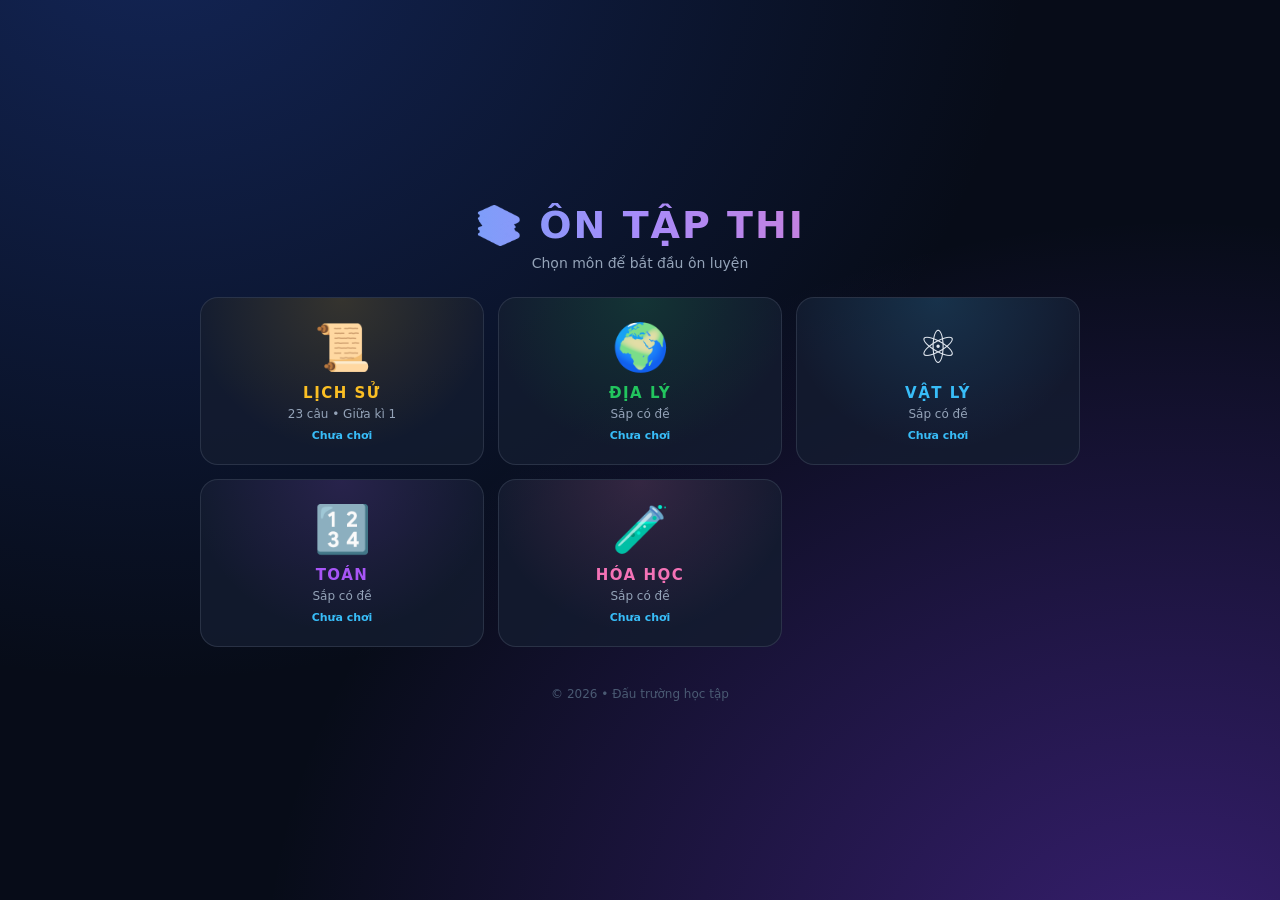
<file: index.html>
<!DOCTYPE html>
<html lang="vi">
<head>
<meta charset="UTF-8">
<meta name="viewport" content="width=device-width, initial-scale=1">
<title>Ôn tập thi - Trang chủ</title>
<link rel="stylesheet" href="style.css">
</head>
<body>
<div class="app">
  <header class="home-header">
    <h1>📚 ÔN TẬP THI</h1>
    <p class="home-sub">Chọn môn để bắt đầu ôn luyện</p>
  </header>

  <div class="subject-grid">
    <a class="subject-card lich-su" href="game.html?mon=lich-su">
      <div class="subject-icon">📜</div>
      <div class="subject-name">LỊCH SỬ</div>
      <div class="subject-desc">23 câu • Giữa kì 1</div>
      <div class="subject-stats" id="stats-lich-su">Chưa chơi</div>
    </a>

    <a class="subject-card dia-ly" href="game.html?mon=dia-ly">
      <div class="subject-icon">🌍</div>
      <div class="subject-name">ĐỊA LÝ</div>
      <div class="subject-desc">Sắp có đề</div>
      <div class="subject-stats" id="stats-dia-ly">Chưa chơi</div>
    </a>

    <a class="subject-card vat-ly" href="game.html?mon=vat-ly">
      <div class="subject-icon">⚛️</div>
      <div class="subject-name">VẬT LÝ</div>
      <div class="subject-desc">Sắp có đề</div>
      <div class="subject-stats" id="stats-vat-ly">Chưa chơi</div>
    </a>

    <a class="subject-card toan" href="game.html?mon=toan">
      <div class="subject-icon">🔢</div>
      <div class="subject-name">TOÁN</div>
      <div class="subject-desc">Sắp có đề</div>
      <div class="subject-stats" id="stats-toan">Chưa chơi</div>
    </a>

    <a class="subject-card hoa" href="game.html?mon=hoa">
      <div class="subject-icon">🧪</div>
      <div class="subject-name">HÓA HỌC</div>
      <div class="subject-desc">Sắp có đề</div>
      <div class="subject-stats" id="stats-hoa">Chưa chơi</div>
    </a>
  </div>

  <footer class="home-footer">
    © 2026 • Đấu trường học tập
  </footer>
</div>

<script>
(function loadStats(){
  ["lich-su","dia-ly","vat-ly","toan","hoa"].forEach(mon=>{
    const best = localStorage.getItem("bestScore_" + mon);
    const plays = localStorage.getItem("plays_" + mon);
    const el = document.getElementById("stats-" + mon);
    if(el && best){
      el.textContent = "🏆 " + parseInt(best).toLocaleString("vi-VN") + "đ • " + (plays||0) + " lần";
    }
  });
})();
</script>
</body>
</html>
</file>
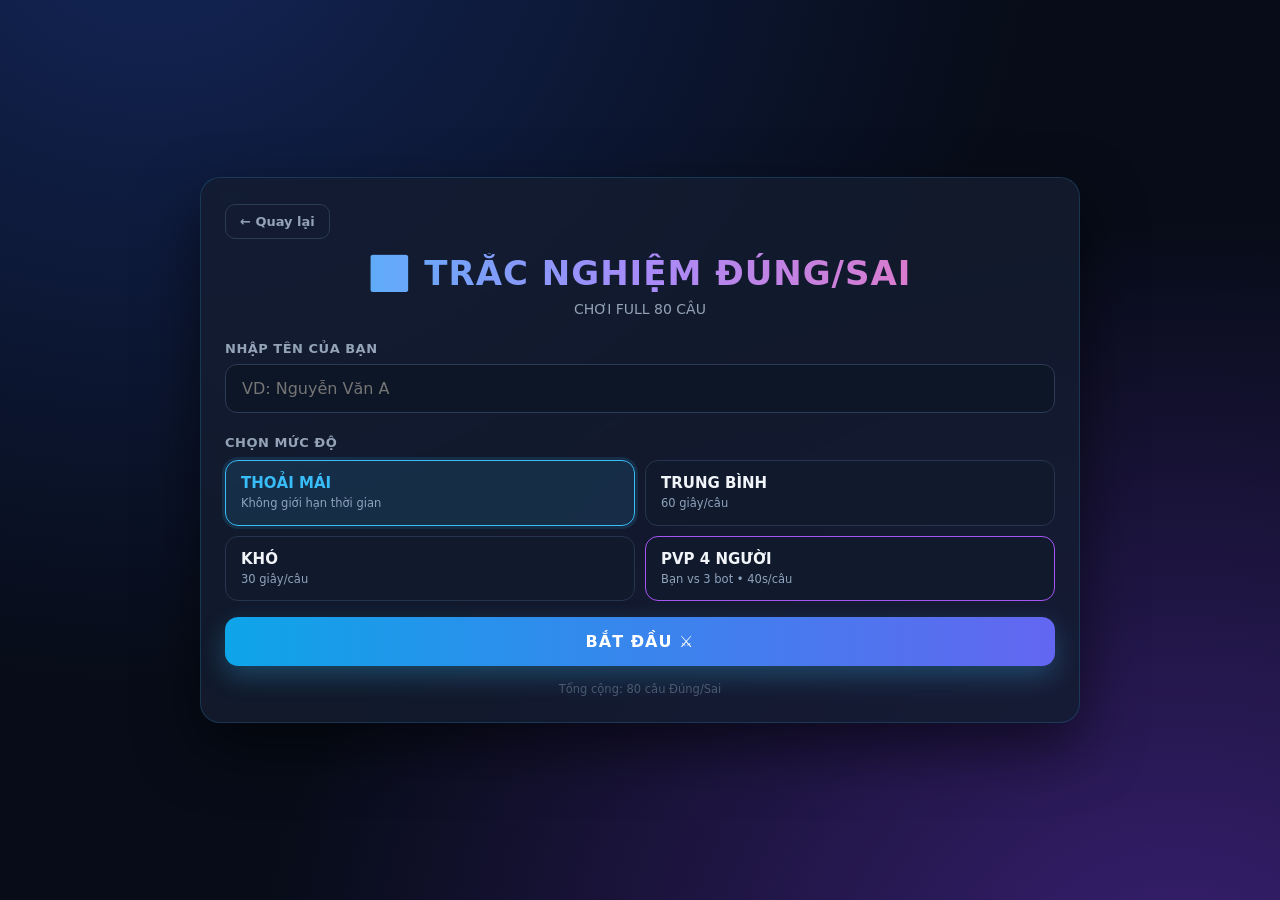
<file: game-ds.html>
<!DOCTYPE html>
<html lang="vi">
<head>
<meta charset="UTF-8">
<meta name="viewport" content="width=device-width, initial-scale=1">
<title>Trắc nghiệm Đúng/Sai</title>
<link rel="stylesheet" href="style.css">
</head>
<body>
<div class="app">

<section id="screenStart" class="screen active">
  <div class="card">
    <a href="menu-ds.html" class="btn-back">← Quay lại</a>
    <h1>✅ TRẮC NGHIỆM ĐÚNG/SAI</h1>
    <p class="sub" id="startSub">Ôn tập câu hỏi Đúng/Sai</p>
    <label class="field">
      <span>NHẬP TÊN CỦA BẠN</span>
      <input id="playerName" type="text" maxlength="20" placeholder="VD: Nguyễn Văn A" autocomplete="off">
    </label>
    <p class="label-diff">CHỌN MỨC ĐỘ</p>
    <div class="diff-grid" id="diffGrid">
      <button class="diff on" type="button" data-key="easy">
        <b>THOẢI MÁI</b><small>Không giới hạn thời gian</small>
      </button>
      <button class="diff" type="button" data-key="medium">
        <b>TRUNG BÌNH</b><small>60 giây/câu</small>
      </button>
      <button class="diff" type="button" data-key="hard">
        <b>KHÓ</b><small>30 giây/câu</small>
      </button>
      <button class="diff pvp" type="button" data-key="pvp">
        <b>PVP 4 NGƯỜI</b><small>Bạn vs 3 bot • 40s/câu</small>
      </button>
    </div>
    <button class="btn-primary" id="btnStart">BẮT ĐẦU ⚔️</button>
    <p class="foot" id="totalInfo">Đang tải câu hỏi...</p>
  </div>
</section>

<section id="screenQuiz" class="screen">
  <div class="card">
    <div class="topbar">
      <div class="who">
        <div class="ava" id="avatar">?</div>
        <span class="nm" id="hudName">Player</span>
      </div>
      <div class="stats">
        <div class="chip">🏆 <b id="hudScore">0</b></div>
        <div class="chip">📝 <b id="hudProgress">1/80</b></div>
        <button class="btn-quit" id="btnQuit">Thoát</button>
      </div>
    </div>
    <div id="pvpBoard" class="pvp-board" style="display:none"></div>
    <div class="timer-wrap" id="timerWrap">
      <div class="timer-track"><div class="timer-fill" id="timerFill"></div></div>
      <div class="timer-txt" id="timerText">--s</div>
    </div>
    <div id="questionWrap"></div>
    <div class="ds-feedback" id="dsFeedback"></div>
  </div>
</section>

<section id="screenEnd" class="screen">
  <div class="card">
    <div class="end-title" id="endTitle">HOÀN THÀNH!</div>
    <div class="end-name" id="endName"></div>
    <div class="score-big" id="endScore">0</div>
    <div class="score-lbl">TỔNG ĐIỂM</div>
    <div class="stat-grid">
      <div class="stat g"><b id="stCorrect">0</b><small>Ý ĐÚNG</small></div>
      <div class="stat r"><b id="stWrong">0</b><small>Ý SAI</small></div>
      <div class="stat y"><b id="stAcc">0%</b><small>CHÍNH XÁC</small></div>
      <div class="stat"><b id="stStreak">0</b><small>CHUỖI DÀI</small></div>
    </div>
    <div class="wrong-list" id="wrongList"></div>
    <div class="btn-row">
      <button class="btn-ghost" id="btnHome">🏠 Menu Đ/S</button>
      <button class="btn-primary" id="btnReplay" style="flex:1">🔄 CHƠI LẠI</button>
    </div>
  </div>
</section>
</div>
<script>
const params = new URLSearchParams(window.location.search);
const mode = params.get("mode") || "full";
const mon = params.get("mon") || "lich-su";

const modeInfo = {
  "full":     { name:"CHƠI FULL 80 CÂU", count: 80 },
  "random20": { name:"RANDOM 20 CÂU", count: 20 },
  "random40": { name:"RANDOM 40 CÂU", count: 40 }
};
const currentMode = modeInfo[mode] || modeInfo.full;
document.getElementById("startSub").textContent = currentMode.name;

/* ===== STATE ===== */
let DANH_SACH_CAU = [];
let danhSachChoi = [];
let cauHienTai = 0;
let selectedDiff = "easy";
let playerName = "";
let score = 0;
let streak = 0;
let bestStreak = 0;
let timerId = null;
let timeLeft = 0;
let totalTime = 0;
let isPvP = false;
let bots = [];
let wrongList = [];
let soYDaTraLoi = 0;
let soYDungTrongCau = 0;

const $ = id => document.getElementById(id);

const DIFFICULTIES = {
  easy:   { label:"THOẢI MÁI", time: 0,  pvp:false },
  medium: { label:"TRUNG BÌNH", time: 60, pvp:false },
  hard:   { label:"KHÓ",       time: 30, pvp:false },
  pvp:    { label:"PVP 4 NGƯỜI", time: 40, pvp:true }
};

const BOT_POOL = [
  { name:"Hùng Vương", ava:"👑" },
  { name:"Lê Lợi", ava:"🗡️" },
  { name:"Quang Trung", ava:"🐉" },
  { name:"Trần Hưng Đạo", ava:"🛡️" },
  { name:"Nguyễn Huệ", ava:"⚔️" },
  { name:"Lý Thường Kiệt", ava:"🏹" }
];

/* ===== LOAD DATA ===== */
const scriptData = document.createElement("script");
scriptData.src = "data/" + mon + "-dung-sai.js";
scriptData.onerror = function(){
  $("totalInfo").innerHTML = '<span style="color:#f87171">⚠️ Chưa có dữ liệu Đúng/Sai!</span>';
  $("btnStart").disabled = true;
};
scriptData.onload = function(){
  DANH_SACH_CAU = window.DUNG_SAI_DATA || [];
  $("totalInfo").textContent = "Tổng cộng: " + DANH_SACH_CAU.length + " câu Đúng/Sai";
  initEvents();
};
document.body.appendChild(scriptData);

/* ===== INIT ===== */
function initEvents(){
  [...$("diffGrid").querySelectorAll(".diff")].forEach(btn=>{
    btn.onclick = ()=>{
      selectedDiff = btn.dataset.key;
      [...$("diffGrid").children].forEach(b=>b.classList.toggle("on", b === btn));
    };
  });
  $("btnStart").onclick = startGame;
  $("playerName").addEventListener("keydown", e=>{ if(e.key === "Enter") startGame(); });
  $("btnQuit").onclick = ()=>{ if(confirm("Thoát ván chơi?")) window.location.href = "menu-ds.html"; };
  $("btnHome").onclick = ()=>{ window.location.href = "menu-ds.html"; };
  $("btnReplay").onclick = ()=>{ window.location.reload(); };
}

function showScreen(id){
  document.querySelectorAll(".screen").forEach(s=>s.classList.toggle("active", s.id === id));
  window.scrollTo({top:0, behavior:"smooth"});
}

/* ===== START GAME ===== */
function startGame(){
  const name = $("playerName").value.trim();
  if(!name){
    $("playerName").classList.add("err");
    $("playerName").focus();
    setTimeout(()=>$("playerName").classList.remove("err"), 450);
    return;
  }
  if(DANH_SACH_CAU.length === 0){ alert("Chưa có câu hỏi!"); return; }

  playerName = name;
  score = 0; streak = 0; bestStreak = 0;
  cauHienTai = 0; wrongList = [];
  soYDaTraLoi = 0; soYDungTrongCau = 0;
  isPvP = DIFFICULTIES[selectedDiff].pvp;

  const shuffled = [...DANH_SACH_CAU].sort(()=>Math.random()-0.5);
  danhSachChoi = shuffled.slice(0, Math.min(currentMode.count, shuffled.length));

  $("hudName").textContent = playerName;
  $("avatar").textContent = playerName.charAt(0).toUpperCase();
  $("hudScore").textContent = "0";

  if(isPvP){ $("pvpBoard").style.display = "grid"; setupBots(); }
  else { $("pvpBoard").style.display = "none"; }

  showScreen("screenQuiz");
  renderQuestion();
}

function setupBots(){
  const pool = [...BOT_POOL].sort(()=>Math.random()-0.5);
  bots = pool.slice(0,3).map(b=>({ name: b.name, ava: b.ava, score: 0, state: null }));
  renderPvpBoard();
}

function renderPvpBoard(){
  const board = $("pvpBoard");
  board.innerHTML = "";
  const me = document.createElement("div");
  me.className = "pvp-player me";
  me.innerHTML = `<span class="ava">${playerName.charAt(0).toUpperCase()}</span><span class="nm">${playerName}</span><span class="sc">${score}</span>`;
  board.appendChild(me);
  bots.forEach(bot=>{
    const el = document.createElement("div");
    el.className = "pvp-player";
    if(bot.state === "correct") el.classList.add("ds-state-correct");
    if(bot.state === "wrong") el.classList.add("ds-state-wrong");
    el.innerHTML = `<span class="ava">${bot.ava}</span><span class="nm">${bot.name}</span><span class="sc">${bot.score}</span>`;
    board.appendChild(el);
  });
}

/* ===== RENDER CÂU HỎI ===== */
function renderQuestion(){
  if(cauHienTai >= danhSachChoi.length){ endGame(); return; }
  const cau = danhSachChoi[cauHienTai];
  $("hudProgress").textContent = (cauHienTai + 1) + "/" + danhSachChoi.length;

  const wrap = $("questionWrap");
  wrap.innerHTML = "";

  if(cau.doc){
    const doc = document.createElement("div");
    doc.className = "ds-doc";
    let html = '<span class="doc-label">📖 ĐỌC ĐOẠN TƯ LIỆU</span>';
    html += '<div class="doc-text">' + cau.doc + '</div>';
    if(cau.source) html += '<div class="doc-source">' + cau.source + '</div>';
    doc.innerHTML = html;
    wrap.appendChild(doc);
  }

  const title = document.createElement("div");
  title.className = "ds-question-title";
  title.textContent = "ĐÁNH GIÁ ĐÚNG / SAI CÁC Ý SAU:";
  wrap.appendChild(title);

  cau.statements.forEach((st, idx)=>{
    const letter = "abcd"[idx];
    const el = document.createElement("div");
    el.className = "ds-statement";
    el.dataset.idx = idx;

    const text = document.createElement("div");
    text.className = "st-text";
    text.innerHTML = '<span class="st-letter">' + letter + ')</span>' + st.text;

    const buttons = document.createElement("div");
    buttons.className = "st-buttons";

    const btnDung = document.createElement("button");
    btnDung.type = "button";
    btnDung.className = "ds-btn dung";
    btnDung.textContent = "✓ ĐÚNG";
    btnDung.onclick = ()=>selectAnswer(idx, true);

    const btnSai = document.createElement("button");
    btnSai.type = "button";
    btnSai.className = "ds-btn sai";
    btnSai.textContent = "✗ SAI";
    btnSai.onclick = ()=>selectAnswer(idx, false);

    buttons.appendChild(btnDung);
    buttons.appendChild(btnSai);
    el.appendChild(text);
    el.appendChild(buttons);
    wrap.appendChild(el);
  });

  const fb = $("dsFeedback");
  fb.textContent = "";
  fb.className = "ds-feedback";

  startTimer();
  if(isPvP) scheduleBotsAnswer();
}

/* ===== TIMER ===== */
function startTimer(){
  clearInterval(timerId);
  const cfg = DIFFICULTIES[selectedDiff];
  if(cfg.time === 0){ $("timerWrap").style.display = "none"; return; }
  $("timerWrap").style.display = "flex";
  totalTime = cfg.time;
  timeLeft = totalTime;
  paintTimer();
  timerId = setInterval(()=>{
    timeLeft -= 0.1;
    if(timeLeft <= 0){
      timeLeft = 0; paintTimer();
      clearInterval(timerId);
      handleTimeout();
    } else paintTimer();
  }, 100);
}

function paintTimer(){
  const p = Math.max(0, timeLeft / totalTime) * 100;
  const fill = $("timerFill");
  fill.style.width = p + "%";
  fill.style.background = p>50 ? "linear-gradient(90deg,#22c55e,#4ade80)"
    : p>20 ? "linear-gradient(90deg,#f59e0b,#fbbf24)"
    : "linear-gradient(90deg,#dc2626,#ef4444)";
  $("timerText").textContent = Math.ceil(timeLeft) + "s";
  $("timerText").style.color = p<=20 ? "#f87171" : "#94a3b8";
}
  /* ===== XỬ LÝ ĐÁP ÁN ===== */
function selectAnswer(idx, chonDung){
  const cau = danhSachChoi[cauHienTai];
  if(!cau) return;
  const st = cau.statements[idx];
  const el = document.querySelector('.ds-statement[data-idx="' + idx + '"]');
  if(!el || el.classList.contains("locked")) return;

  el.classList.add("locked");
  const btns = el.querySelectorAll(".ds-btn");
  const dungThatSu = st.answer;
  const traLoiDung = (chonDung === dungThatSu);

  if(chonDung) btns[0].classList.add("selected-dung");
  else btns[1].classList.add("selected-sai");

  if(dungThatSu){
    btns[0].classList.add("correct-ans");
    if(!chonDung) btns[1].classList.add("wrong-ans");
  } else {
    btns[1].classList.add("correct-ans");
    if(chonDung) btns[0].classList.add("wrong-ans");
  }

  btns.forEach(b=>b.disabled = true);

  if(traLoiDung){
    el.classList.add("correct");
    soYDungTrongCau++;
    score += 25;
    streak++;
    if(streak > bestStreak) bestStreak = streak;
  } else {
    el.classList.add("wrong");
    streak = 0;
    wrongList.push({ letter: "abcd"[idx], text: st.text, correct: dungThatSu });
  }
  soYDaTraLoi++;

  $("hudScore").textContent = score;
  if(isPvP) renderPvpBoard();

  if(soYDaTraLoi >= 4){
    if(soYDungTrongCau === 4){
      score += 50;
      $("hudScore").textContent = score;
    }
    const fb = $("dsFeedback");
    fb.className = "ds-feedback show " + (soYDungTrongCau >= 2 ? "ok" : "no");
    fb.textContent = "Hoàn thành! Đúng " + soYDungTrongCau + "/4 ý" + (soYDungTrongCau===4?" (+50 bonus)":"") + " • Tổng: " + score + "đ";

    setTimeout(()=>{
      cauHienTai++;
      soYDaTraLoi = 0;
      soYDungTrongCau = 0;
      renderQuestion();
    }, 2000);
  }
}

function handleTimeout(){
  const cau = danhSachChoi[cauHienTai];
  if(!cau) return;
  cau.statements.forEach((st, idx)=>{
    const el = document.querySelector('.ds-statement[data-idx="' + idx + '"]');
    if(el && !el.classList.contains("locked")){
      el.classList.add("locked", "wrong");
      const btns = el.querySelectorAll(".ds-btn");
      btns.forEach(b=>b.disabled = true);
      if(st.answer) btns[0].classList.add("correct-ans");
      else btns[1].classList.add("correct-ans");
      wrongList.push({ letter: "abcd"[idx], text: st.text, correct: st.answer });
    }
  });

  const fb = $("dsFeedback");
  fb.className = "ds-feedback show no";
  fb.textContent = "⏰ Hết giờ! Chuyển câu tiếp...";

  setTimeout(()=>{
    cauHienTai++;
    soYDaTraLoi = 0;
    soYDungTrongCau = 0;
    renderQuestion();
  }, 2000);
}

function scheduleBotsAnswer(){
  bots.forEach(bot=>{
    bot.state = null;
    const delay = 2 + Math.random() * 3;
    setTimeout(()=>{
      const correct = Math.random() < 0.6;
      bot.state = correct ? "correct" : "wrong";
      if(correct) bot.score += 50 + Math.floor(Math.random() * 50);
      renderPvpBoard();
    }, delay * 1000);
  });
}

/* ===== KẾT THÚC ===== */
function endGame(){
  clearInterval(timerId);
  const totalCorrect = Math.round(score / 25);
  const totalWrong = wrongList.length;
  const total = totalCorrect + totalWrong;
  const acc = total ? Math.round(totalCorrect / total * 100) : 0;

  $("endName").textContent = "Người chơi: " + playerName + " • Mức " + DIFFICULTIES[selectedDiff].label;
  $("endScore").textContent = score.toLocaleString("vi-VN");
  $("stCorrect").textContent = totalCorrect;
  $("stWrong").textContent = totalWrong;
  $("stAcc").textContent = acc + "%";
  $("stStreak").textContent = bestStreak;

  let title = "HOÀN THÀNH!";
  if(acc >= 90) title = "🏆 XUẤT SẮC!";
  else if(acc >= 70) title = "🌟 RẤT TỐT!";
  else if(acc >= 50) title = "👍 CỐ GẮNG THÊM!";
  else title = "📚 ÔN LẠI NHÉ!";
  $("endTitle").textContent = title;

  const list = $("wrongList");
  list.innerHTML = "";
  if(wrongList.length > 0){
    const h = document.createElement("h3");
    h.textContent = "❗ CÁC Ý LÀM SAI (" + wrongList.length + ")";
    list.appendChild(h);
    wrongList.slice(0, 20).forEach(w=>{
      const d = document.createElement("div");
      d.className = "wrong-item";
      d.innerHTML = '<div class="q">Ý ' + w.letter + ') ' + w.text + '</div><div class="a">Đáp án đúng: <b>' + (w.correct ? "ĐÚNG" : "SAI") + '</b></div>';
      list.appendChild(d);
    });
  } else {
    const d = document.createElement("div");
    d.className = "wrong-item";
    d.style.borderLeftColor = "#22c55e";
    d.innerHTML = '<div class="q" style="color:#4ade80;margin:0">🎉 Tuyệt vời! Không làm sai ý nào!</div>';
    list.appendChild(d);
  }

  showScreen("screenEnd");
}
</script>
</body>
</html>
</file>
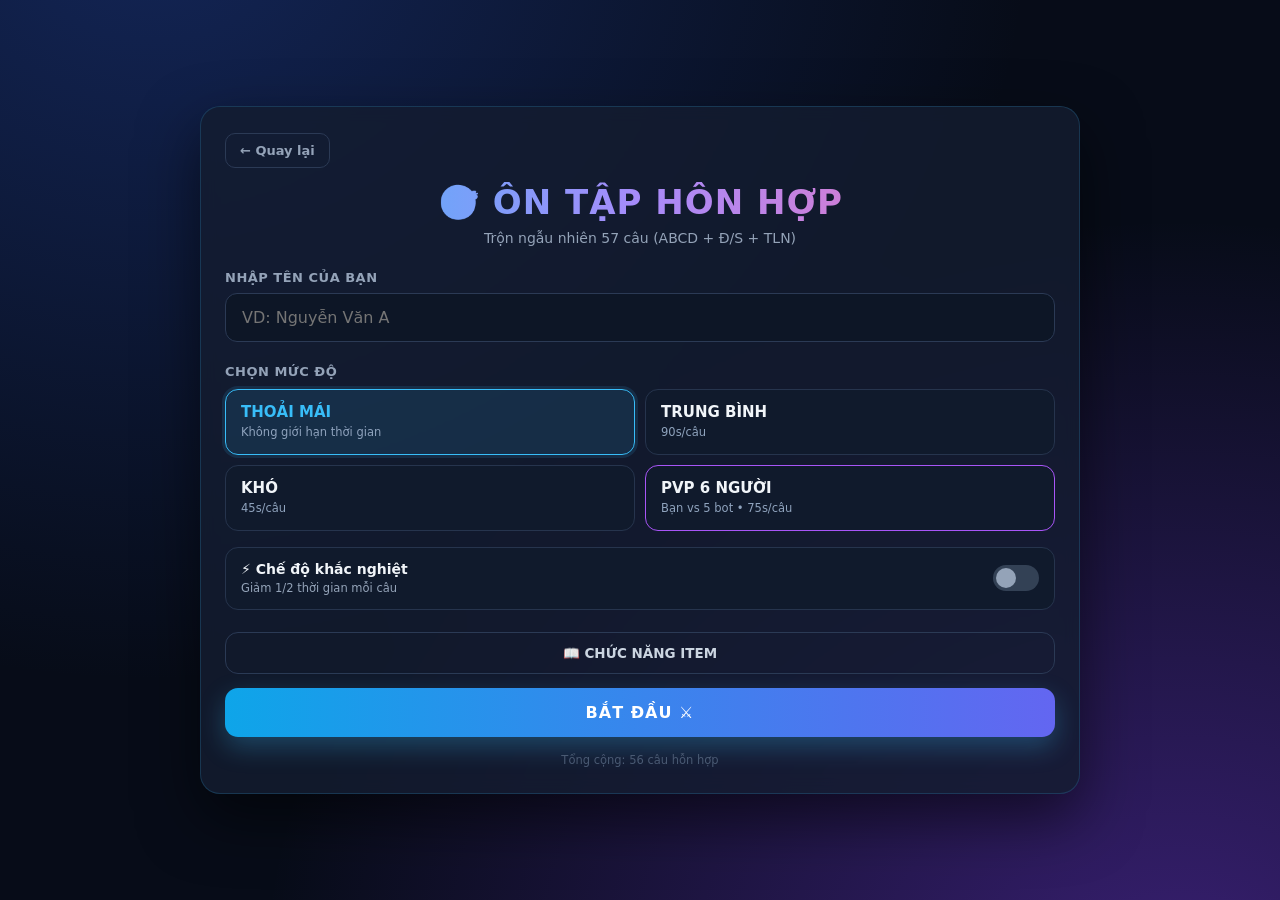
<file: game-mix.html>
<!DOCTYPE html>
<html lang="vi">
<head>
<meta charset="UTF-8">
<meta name="viewport" content="width=device-width, initial-scale=1">
<title>Ôn tập hỗn hợp</title>
<link rel="stylesheet" href="style.css">
<link rel="stylesheet" href="items.css">
<style>
.option{display:flex;gap:12px;align-items:flex-start;width:100%;text-align:left;padding:13px 15px;border-radius:13px;border:1.5px solid #2b3a55;background:#101a2c;color:#dbe4f3;font-size:15px;line-height:1.5;cursor:pointer;transition:.16s;font-family:inherit;margin-bottom:10px}
.option:hover{border-color:#38bdf8;background:#16233a;transform:translateX(4px)}
.option .letter{flex:0 0 28px;height:28px;border-radius:50%;display:flex;align-items:center;justify-content:center;background:#26344d;font-weight:800;font-size:13px;color:#a8b8d0}
.option .otext{flex:1;padding-top:2px}
.option.correct{background:rgba(34,197,94,.16);border-color:#22c55e;color:#bbf7d0}
.option.correct .letter{background:#22c55e;color:#052e16}
.option.wrong{background:rgba(239,68,68,.16);border-color:#ef4444;color:#fecaca}
.option.wrong .letter{background:#ef4444;color:#450a0a}
.options.locked .option{pointer-events:none}
.ds-doc{background:rgba(13,22,38,.9);border:1.5px solid #26344d;border-radius:14px;padding:16px;margin-bottom:14px}
.ds-doc .doc-label{display:inline-block;font-size:11px;font-weight:800;letter-spacing:1px;background:rgba(168,85,247,.15);color:#c084fc;padding:4px 10px;border-radius:99px;margin-bottom:10px}
.ds-doc .doc-text{font-size:14px;line-height:1.7;color:#e8eefc;font-style:italic;margin-bottom:10px}
.ds-doc .doc-source{font-size:11.5px;color:#94a3b8;text-align:right;border-top:1px dashed rgba(148,163,184,.2);padding-top:8px;margin-top:8px}
.ds-statement{background:#101a2c;border:1.5px solid #26344d;border-radius:12px;padding:12px 14px;margin-bottom:10px;transition:.2s}
.ds-statement.correct{border-color:#22c55e;background:rgba(34,197,94,.08)}
.ds-statement.wrong{border-color:#ef4444;background:rgba(239,68,68,.08)}
.ds-statement.locked{pointer-events:none;opacity:.85}
.ds-statement .st-text{font-size:13.5px;line-height:1.55;color:#dbe4f3;margin-bottom:10px}
.ds-statement .st-text .st-letter{font-weight:900;color:#fbbf24;margin-right:6px}
.ds-statement .st-buttons{display:flex;gap:8px}
.ds-btn{flex:1;padding:9px 12px;border-radius:9px;font-family:inherit;font-size:13px;font-weight:800;cursor:pointer;border:1.5px solid;transition:.18s;background:transparent}
.ds-btn.dung{border-color:#22c55e;color:#4ade80}
.ds-btn.sai{border-color:#ef4444;color:#f87171}
.ds-btn.selected-dung{background:rgba(34,197,94,.25);color:#fff;border-color:#22c55e}
.ds-btn.selected-sai{background:rgba(239,68,68,.25);color:#fff;border-color:#ef4444}
.ds-btn.correct-ans{background:rgba(34,197,94,.3);color:#bbf7d0;border-color:#22c55e}
.ds-btn.wrong-ans{background:rgba(239,68,68,.3);color:#fecaca;border-color:#ef4444}
.ds-btn:disabled{cursor:not-allowed;opacity:.6}
.tl-q{background:rgba(13,22,38,.9);border:1.5px solid #26344d;border-radius:14px;padding:16px;margin-bottom:16px;font-size:15px;line-height:1.7;color:#e8eefc;white-space:pre-line}
.tl-input-wrap{display:flex;gap:8px;margin-bottom:12px}
.tl-input{flex:1;padding:14px 16px;border-radius:12px;background:#0d1626;border:2px solid #2b3a55;color:#e2e8f0;font-size:16px;font-family:inherit;outline:none}
.tl-input:focus{border-color:#38bdf8}
.tl-input.correct{border-color:#22c55e;background:rgba(34,197,94,.08)}
.tl-input.wrong{border-color:#ef4444;background:rgba(239,68,68,.08)}
.tl-submit{padding:14px 20px;border-radius:12px;border:none;background:linear-gradient(90deg,#0ea5e9,#6366f1);color:#fff;font-weight:800;font-size:14px;font-family:inherit;cursor:pointer;white-space:nowrap}
.tl-submit:disabled{opacity:.5;cursor:not-allowed}
.tl-hint{padding:10px 14px;border-radius:10px;background:rgba(56,189,248,.08);border:1px solid rgba(56,189,248,.25);color:#7dd3fc;font-size:13px;margin-bottom:10px}
.tl-explain{padding:12px 14px;border-radius:10px;background:rgba(34,197,94,.08);border:1.5px solid #22c55e;color:#bbf7d0;font-size:13.5px;margin-top:12px;display:none}
.tl-explain.show{display:block}
.tl-explain.wrong{background:rgba(239,68,68,.08);border-color:#ef4444;color:#fecaca}
.ds-feedback{text-align:center;padding:12px;border-radius:10px;font-weight:800;font-size:14px;margin-top:12px;display:none}
.ds-feedback.show{display:block}
.ds-feedback.ok{background:rgba(34,197,94,.12);border:1.5px solid #22c55e;color:#4ade80}
.ds-feedback.no{background:rgba(239,68,68,.12);border:1.5px solid #ef4444;color:#f87171}
/* PvP Board */
.pvp-board{display:grid;grid-template-columns:repeat(2,1fr);gap:8px;margin-bottom:14px;padding:10px;background:rgba(13,22,38,.85);border:1px solid #26344d;border-radius:13px}
@media(min-width:520px){.pvp-board{grid-template-columns:repeat(3,1fr)}}
.pvp-player{padding:8px;border-radius:10px;background:#101a2c;border:1.5px solid #26344d;transition:.2s;display:flex;flex-direction:column;align-items:center;gap:3px;text-align:center}
.pvp-player.me{border-color:#38bdf8;background:rgba(56,189,248,.1)}
.pvp-player.correct{border-color:#22c55e;background:rgba(34,197,94,.12)}
.pvp-player .ava{font-size:22px}
.pvp-player .nm{font-size:11px;font-weight:700;color:#cbd5e1;overflow:hidden;text-overflow:ellipsis;white-space:nowrap;max-width:100%}
.pvp-player .sc{font-size:15px;font-weight:900;color:#38bdf8}
.pvp-player.me .nm{color:#7dd3fc}
</style>
</head>
<body>
<div class="app">

<section id="screenStart" class="screen active">
  <div class="card">
    <a href="game.html?mon=hoa" class="btn-back">← Quay lại</a>
    <h1>🎯 ÔN TẬP HỖN HỢP</h1>
    <p class="sub">Trộn ngẫu nhiên 57 câu (ABCD + Đ/S + TLN)</p>
    <label class="field">
      <span>NHẬP TÊN CỦA BẠN</span>
      <input id="playerName" type="text" maxlength="20" placeholder="VD: Nguyễn Văn A" autocomplete="off">
    </label>
    <p class="label-diff">CHỌN MỨC ĐỘ</p>
    <div class="diff-grid" id="diffGrid">
      <button class="diff on" type="button" data-key="easy"><b>THOẢI MÁI</b><small>Không giới hạn thời gian</small></button>
      <button class="diff" type="button" data-key="medium"><b>TRUNG BÌNH</b><small>90s/câu</small></button>
      <button class="diff" type="button" data-key="hard"><b>KHÓ</b><small>45s/câu</small></button>
      <button class="diff pvp" type="button" data-key="pvp"><b>PVP 6 NGƯỜI</b><small>Bạn vs 5 bot • 75s/câu</small></button>
    </div>
    <div class="toggle-row" id="toggleHardcore">
      <div class="lbl">
        <b>⚡ Chế độ khắc nghiệt</b>
        <small>Giảm 1/2 thời gian mỗi câu</small>
      </div>
      <div class="toggle-switch"></div>
    </div>
    <button class="btn-ghost" type="button" id="btnItemNote" style="width:100%;margin-bottom:14px;padding:12px;font-size:13.5px">
  📖 CHỨC NĂNG ITEM
    </button>
    <button class="btn-primary" id="btnStart">BẮT ĐẦU ⚔️</button>
    <p class="foot" id="totalInfo">Đang tải câu hỏi...</p>
  </div>
</section>

<section id="screenQuiz" class="screen">
  <div class="card">
    <div class="topbar">
      <div class="who">
        <div class="ava" id="avatar">?</div>
        <span class="nm" id="hudName">Player</span>
      </div>
      <div class="stats">
        <div class="chip">🏆 <b id="hudScore">0</b></div>
        <div class="chip">📝 <b id="hudProgress">1/57</b></div>
        <button class="btn-quit" id="btnQuit">Thoát</button>
      </div>
    </div>
    <!-- PvP Board đã chuyển vào màn hình Quiz -->
    <div id="pvpBoard" class="pvp-board" style="display:none;margin-bottom:14px"></div>
    <div class="timer-wrap" id="timerWrap">
      <div class="timer-track"><div class="timer-fill" id="timerFill"></div></div>
      <div class="timer-txt" id="timerText">--s</div>
    </div>
    <div class="inv-bar" id="invBar" style="display:none">
  <div class="inv-slot"><span style="color:#2b3a55;font-size:22px">+</span></div>
  <div class="inv-slot"><span style="color:#2b3a55;font-size:22px">+</span></div>
  <div class="inv-slot"><span style="color:#2b3a55;font-size:22px">+</span></div>
    </div>
    <div id="questionWrap"></div>
    <div class="ds-feedback" id="feedback"></div>
  </div>
</section>

<section id="screenEnd" class="screen">
  <div class="card">
    <div class="end-title" id="endTitle">HOÀN THÀNH!</div>
    <div class="end-name" id="endName"></div>
    <div class="score-big" id="endScore">0</div>
    <div class="score-lbl">TỔNG ĐIỂM</div>
    <div class="stat-grid">
      <div class="stat g"><b id="stCorrect">0</b><small>ĐÚNG</small></div>
      <div class="stat r"><b id="stWrong">0</b><small>SAI</small></div>
      <div class="stat y"><b id="stAcc">0%</b><small>CHÍNH XÁC</small></div>
      <div class="stat"><b id="stStreak">0</b><small>CHUỖI DÀI</small></div>
    </div>
    <div class="wrong-list" id="wrongList"></div>
    <div class="btn-row">
      <button class="btn-ghost" id="btnHome">🏠 Quay lại</button>
      <button class="btn-primary" id="btnReplay" style="flex:1">🔄 CHƠI LẠI</button>
    </div>
  </div>
</section>

</div>
<script>
/* ===== STATE ===== */
const params = new URLSearchParams(window.location.search);
const mon = params.get("mon") || "hoa";

let DANH_SACH_CAU = [];
let danhSachChoi = [];
let cauHienTai = 0;
let selectedDiff = "easy";
let playerName = "";
let score = 0;
let correctCount = 0;
let wrongCount = 0;
let streak = 0;
let bestStreak = 0;
let timerId = null;
let timeLeft = 0;
let totalTime = 0;
let wrongList = [];
let soYDaTraLoi = 0;
let soYDungTrongCau = 0;
let isPvP = false;
let bots = [];
let hardcoreMode = false;

const $ = id => document.getElementById(id);

const DIFFICULTIES = {
  easy:   { label:"THOẢI MÁI",   time: 0,  pvp:false },
  medium: { label:"TRUNG BÌNH",  time: 90, pvp:false },
  hard:   { label:"KHÓ",         time: 45, pvp:false },
  pvp:    { label:"PVP 6 NGƯỜI", time: 75, pvp:true  }
};

const BOT_POOL = [
  { name:"Minh",     ava:"🧑" },
  { name:"Lan",      ava:"👩" },
  { name:"Hùng",     ava:"👦" },
  { name:"Tuấn",     ava:"🧔" },
  { name:"Mai",      ava:"👧" },
  { name:"Nam",      ava:"👨" },
  { name:"Vy",       ava:"🌸" },
  { name:"Khánh",    ava:"🦊" },
  { name:"Trang",    ava:"🦋" },
  { name:"Đức",      ava:"🐯" },
  { name:"Linh",     ava:"🐰" },
  { name:"Bảo",      ava:"🐱" },
  { name:"Anh",      ava:"🐶" },
  { name:"Nhi",      ava:"🌺" },
  { name:"Khoa",     ava:"🦁" },
  { name:"My",       ava:"🌷" },
  { name:"Phúc",     ava:"🐼" },
  { name:"Thảo",     ava:"🦚" },
  { name:"Quân",     ava:"🐺" },
  { name:"Yến",      ava:"🐦" },
  { name:"Cún Con",   ava:"🐶" },
  { name:"Mèo Mun",   ava:"🐱" },
  { name:"Gấu Bông",  ava:"🐻" },
  { name:"Thỏ Ngọc",  ava:"🐰" },
  { name:"Cáo Lửa",   ava:"🦊" },
  { name:"Ếch Xanh",  ava:"🐸" },
  { name:"Gà Con",    ava:"🐤" },
  { name:"Heo Hồng",  ava:"🐷" },
  { name:"Vịt Vàng",  ava:"🦆" },
  { name:"Sư Tử",     ava:"🦁" },
  { name:"Khỉ Con",   ava:"🐵" },
  { name:"Chuột Nhắt",ava:"🐭" }
];

/* ===== LOAD DATA ===== */
const scriptData = document.createElement("script");
scriptData.src = "data/" + mon + "-all.js";
scriptData.onerror = function(){
  $("totalInfo").innerHTML = '<span style="color:#f87171">⚠️ Chưa có dữ liệu!</span>';
  $("btnStart").disabled = true;
};
scriptData.onload = function(){
  DANH_SACH_CAU = window.HOA_ALL || [];
  $("totalInfo").textContent = "Tổng cộng: " + DANH_SACH_CAU.length + " câu hỗn hợp";
  initEvents();
};
document.body.appendChild(scriptData);

/* ===== INIT EVENTS ===== */
function initEvents(){
  [...$("diffGrid").querySelectorAll(".diff")].forEach(btn=>{
    btn.onclick = ()=>{
      selectedDiff = btn.dataset.key;
      [...$("diffGrid").children].forEach(b=>b.classList.toggle("on", b === btn));
    };
  });

  const tog = $("toggleHardcore");
  if(tog){
    tog.onclick = function(){
      hardcoreMode = !hardcoreMode;
      this.classList.toggle("on", hardcoreMode);
    };
  }

  $("btnStart").onclick = startGame;
  $("playerName").addEventListener("keydown", e=>{ if(e.key === "Enter") startGame(); });
  $("btnQuit").onclick = ()=>{ if(confirm("Thoát?")) window.location.href = "game.html?mon=" + mon; };
  $("btnHome").onclick = ()=>{ window.location.href = "game.html?mon=" + mon; };
  $("btnReplay").onclick = ()=>{ window.location.reload(); };

  // Gán sự kiện cho nút CHỨC NĂNG ITEM
  const btnNote = $("btnItemNote");
  if(btnNote){
    btnNote.onclick = () => {
      if (typeof showItemNote === "function") {
        showItemNote();
      } else {
        alert("Hệ thống item chưa tải xong! Vui lòng tải lại trang.");
      }
    };
  }
}

/* ===== START GAME ===== */
function startGame(){
  const name = $("playerName").value.trim();
  if(!name){
    $("playerName").classList.add("err");
    $("playerName").focus();
    setTimeout(()=>$("playerName").classList.remove("err"), 450);
    return;
  }
  if(DANH_SACH_CAU.length === 0){ alert("Chưa có câu hỏi!"); return; }

  playerName = name;
  score = 0; correctCount = 0; wrongCount = 0; streak = 0; bestStreak = 0;
  cauHienTai = 0; wrongList = [];
  soYDaTraLoi = 0; soYDungTrongCau = 0;

  danhSachChoi = [...DANH_SACH_CAU].sort(()=>Math.random()-0.5);

  isPvP = DIFFICULTIES[selectedDiff].pvp;
  if(isPvP){
    setupBots();
  } else {
    $("pvpBoard").style.display = "none";
  }

  $("hudName").textContent = playerName;
  $("avatar").textContent = playerName.charAt(0).toUpperCase();
  $("hudScore").textContent = "0";

  showScreen("screenQuiz");
  if (typeof initItemSystem === "function") initItemSystem();
  renderQuestion();
}

/* ===== BOTS ===== */
function setupBots(){
  const pool = [...BOT_POOL].sort(()=>Math.random()-0.5);
  bots = pool.slice(0,5).map(b=>({
    name: b.name,
    ava: b.ava,
    score: 0,
    state: null
  }));

  const board = $("pvpBoard");
  if(board) board.style.display = "grid";

  renderPvpBoard();
}

function renderPvpBoard(){
  const board = $("pvpBoard");
  if(!board) return;
  board.innerHTML = "";

  // Hiển thị bản thân
  const me = document.createElement("div");
  me.className = "pvp-player me";
  me.innerHTML = '<span class="ava">' + playerName.charAt(0).toUpperCase() + '</span><span class="nm">' + playerName + '</span><span class="sc">' + score + '</span>';
  board.appendChild(me);

  // Hiển thị 5 bot
  bots.forEach(bot=>{
    const el = document.createElement("div");
    el.className = "pvp-player";
    if(bot.state === "correct") el.classList.add("correct");
    el.innerHTML = '<span class="ava">' + bot.ava + '</span><span class="nm">' + bot.name + '</span><span class="sc">' + bot.score + '</span>';
    board.appendChild(el);
  });
}

function scheduleBotsAnswer(){
  if(!bots || bots.length === 0) return;
  bots.forEach((bot, idx)=>{
    bot.state = null;
    const delay = 2 + Math.random() * 3;
    setTimeout(()=>{
      const correct = Math.random() < 0.6;
      bot.state = correct ? "correct" : "wrong";
      if(correct){
        bot.score += 100;
        /* Gọi hook để bot có cơ hội nhận và dùng item */
        if(typeof onBotCorrectAnswer === "function"){
          const botUid = "bot_" + idx;
          onBotCorrectAnswer(botUid);
        }
      }
        if (typeof renderPvpBoardMerged === "function") {
    renderPvpBoardMerged();
  } else {
    renderPvpBoard();
  }
}, delay * 1000);
  });
}

function showScreen(id){
  document.querySelectorAll(".screen").forEach(s=>s.classList.toggle("active", s.id === id));
  window.scrollTo({top:0, behavior:"smooth"});
}
  /* ===== RENDER CÂU HỎI (router) ===== */
function renderQuestion(){
  if(cauHienTai >= danhSachChoi.length || !danhSachChoi[cauHienTai]){
    endGame(); return;
  }

  const cau = danhSachChoi[cauHienTai];
  $("hudProgress").textContent = (cauHienTai + 1) + "/" + danhSachChoi.length;

  const wrap = $("questionWrap");
  wrap.innerHTML = "";

  const fb = $("feedback");
  fb.textContent = "";
  fb.className = "ds-feedback";

  if(cau.type === "abcd")         renderABCD(cau, wrap);
  else if(cau.type === "dungsai") renderDungSai(cau, wrap);
  else if(cau.type === "tlngan")  renderTLNgan(cau, wrap);

  startTimer();
  if(isPvP) scheduleBotsAnswer();
}

/* ===== RENDER ABCD ===== */
function renderABCD(cau, wrap){
  const qbox = document.createElement("div");
  qbox.className = "qbox";
  qbox.innerHTML = '<div class="badge">CÂU HỎI ABCD</div><div id="qText">' + cau.q + '</div>';
  wrap.appendChild(qbox);

  const opts = document.createElement("div");
  opts.className = "options";
  opts.id = "options";
  cau.o.forEach((text, i)=>{
    const btn = document.createElement("button");
    btn.type = "button";
    btn.className = "option";
    btn.innerHTML = '<span class="letter">' + "ABCD"[i] + '</span><span class="otext">' + text + '</span>';
    btn.onclick = ()=>submitABCD(i, cau.a, opts, cau);
    opts.appendChild(btn);
  });
  wrap.appendChild(opts);
}

function submitABCD(userIdx, correctIdx, opts, cau){
  if(opts.classList.contains("locked")) return;
  opts.classList.add("locked");
  clearInterval(timerId);

  const btns = [...opts.children];
  const isCorrect = (userIdx === correctIdx);

  btns[correctIdx].classList.add("correct");
  if(!isCorrect) btns[userIdx].classList.add("wrong");

  if(isCorrect){
    score += 100;
    correctCount++;
    streak++;
    if(streak > bestStreak) bestStreak = streak;
    setFeedback(true, "✅ Chính xác! +100đ");
    if (typeof onCorrectAnswer === "function") onCorrectAnswer();
  } else {
    streak = 0;
    wrongCount++;
    wrongList.push({
      type: "ABCD",
      q: cau.q,
      correct: "ABCD"[correctIdx] + ". " + cau.o[correctIdx]
    });
    setFeedback(false, "❌ Sai! Đáp án: " + "ABCD"[correctIdx]);
  }
  $("hudScore").textContent = score;
  if(isPvP) renderPvpBoard();
  nextAfterDelay();
}

/* ===== RENDER ĐÚNG/SAI ===== */
function renderDungSai(cau, wrap){
  soYDaTraLoi = 0;
  soYDungTrongCau = 0;

  if(cau.doc){
    const doc = document.createElement("div");
    doc.className = "ds-doc";
    let html = '<span class="doc-label">📖 ĐỌC ĐOẠN TƯ LIỆU</span>';
    html += '<div class="doc-text">' + cau.doc + '</div>';
    if(cau.source) html += '<div class="doc-source">' + cau.source + '</div>';
    doc.innerHTML = html;
    wrap.appendChild(doc);
  }

  const title = document.createElement("div");
  title.style.cssText = "font-size:13px;font-weight:800;color:#fbbf24;margin:14px 0 10px;letter-spacing:.5px";
  title.textContent = "ĐÁNH GIÁ ĐÚNG / SAI CÁC Ý SAU:";
  wrap.appendChild(title);

  cau.statements.forEach((st, idx)=>{
    const letter = "abcd"[idx];
    const el = document.createElement("div");
    el.className = "ds-statement";
    el.dataset.idx = idx;

    const text = document.createElement("div");
    text.className = "st-text";
    text.innerHTML = '<span class="st-letter">' + letter + ')</span>' + st.text;

    const buttons = document.createElement("div");
    buttons.className = "st-buttons";

    const btnD = document.createElement("button");
    btnD.type = "button";
    btnD.className = "ds-btn dung";
    btnD.textContent = "✓ ĐÚNG";
    btnD.onclick = ()=>selectDungSai(idx, true, cau, el);

    const btnS = document.createElement("button");
    btnS.type = "button";
    btnS.className = "ds-btn sai";
    btnS.textContent = "✗ SAI";
    btnS.onclick = ()=>selectDungSai(idx, false, cau, el);

    buttons.append(btnD, btnS);
    el.append(text, buttons);
    wrap.appendChild(el);
  });
}

function selectDungSai(idx, chonDung, cau, el){
  if(el.classList.contains("locked")) return;
  el.classList.add("locked");

  const st = cau.statements[idx];
  const btns = el.querySelectorAll(".ds-btn");
  const dungThatSu = st.answer;
  const traLoiDung = (chonDung === dungThatSu);

  if(chonDung) btns[0].classList.add("selected-dung");
  else btns[1].classList.add("selected-sai");

  if(dungThatSu){
    btns[0].classList.add("correct-ans");
    if(!chonDung) btns[1].classList.add("wrong-ans");
  } else {
    btns[1].classList.add("correct-ans");
    if(chonDung) btns[0].classList.add("wrong-ans");
  }
  btns.forEach(b=>b.disabled = true);

  if(traLoiDung){
    el.classList.add("correct");
    soYDungTrongCau++;
    score += 25;
    correctCount++;
    streak++;
    if(streak > bestStreak) bestStreak = streak;
  } else {
    el.classList.add("wrong");
    streak = 0;
    wrongCount++;
    wrongList.push({
      type: "Đ/S",
      q: "Ý " + "abcd"[idx] + ") " + st.text,
      correct: dungThatSu ? "ĐÚNG" : "SAI"
    });
  }
  soYDaTraLoi++;
  $("hudScore").textContent = score;
  if(isPvP) renderPvpBoard();

  if(soYDaTraLoi >= 4){
    if(soYDungTrongCau === 4) score += 50;
    $("hudScore").textContent = score;
    setFeedback(soYDungTrongCau >= 2, "Hoàn thành! Đúng " + soYDungTrongCau + "/4 ý" + (soYDungTrongCau === 4 ? " (+50 bonus)" : ""));
    nextAfterDelay();
  }
}

/* ===== RENDER TRẢ LỜI NGẮN ===== */
function renderTLNgan(cau, wrap){
  const qBox = document.createElement("div");
  qBox.className = "tl-q";
  qBox.textContent = cau.q;
  wrap.appendChild(qBox);

  if(cau.hint){
    const hint = document.createElement("div");
    hint.className = "tl-hint";
    hint.innerHTML = '<b>💡 Gợi ý:</b> ' + cau.hint;
    wrap.appendChild(hint);
  }

  const inputWrap = document.createElement("div");
  inputWrap.className = "tl-input-wrap";
  const input = document.createElement("input");
  input.type = "text";
  input.className = "tl-input";
  input.id = "tlInput";
  input.placeholder = "Nhập đáp án...";
  input.autocomplete = "off";
  const btn = document.createElement("button");
  btn.type = "button";
  btn.className = "tl-submit";
  btn.id = "tlSubmit";
  btn.textContent = "KIỂM TRA";
  btn.onclick = ()=>submitTLN(cau);
  input.addEventListener("keydown", e=>{ if(e.key === "Enter") submitTLN(cau); });
  inputWrap.append(input, btn);
  wrap.appendChild(inputWrap);

  const explain = document.createElement("div");
  explain.className = "tl-explain";
  explain.id = "tlExplain";
  wrap.appendChild(explain);

  input.focus();
}

function submitTLN(cau){
  const input = $("tlInput");
  if(!input || input.disabled) return;
  const userAns = input.value.trim();
  if(!userAns) return;

  clearInterval(timerId);
  const normalize = s => String(s).toLowerCase().replace(/\s+/g, "").replace(/[.,;]/g, "");
  const correctArr = cau.accept.map(a => normalize(a));
  const isCorrect = correctArr.includes(normalize(userAns));

  input.disabled = true;
  $("tlSubmit").disabled = true;

  const explain = $("tlExplain");
  explain.classList.add("show");

  if(isCorrect){
    input.classList.add("correct");
    score += 100;
    correctCount++;
    streak++;
    if(streak > bestStreak) bestStreak = streak;
    explain.innerHTML = '<b style="color:#4ade80">✅ Chính xác! +100đ</b><br>' + (cau.explain || "");
    setFeedback(true, "✅ Đúng! +100đ");
    if (typeof onCorrectAnswer === "function") onCorrectAnswer();
  } else {
    input.classList.add("wrong");
    streak = 0;
    wrongCount++;
    wrongList.push({
      type: "TLN",
      q: cau.q,
      correct: cau.accept[0],
      userAns: userAns
    });
    explain.classList.add("wrong");
    explain.innerHTML = '<b style="color:#f87171">❌ Sai! Đáp án: ' + cau.accept[0] + '</b><br>' + (cau.explain || "");
    setFeedback(false, "❌ Sai! Xem đáp án bên dưới");
  }
  $("hudScore").textContent = score;
  if(isPvP) renderPvpBoard();
  nextAfterDelay();
}

/* ===== FEEDBACK ===== */
function setFeedback(ok, text){
  const f = $("feedback");
  f.textContent = text;
  f.className = "ds-feedback show " + (ok ? "ok" : "no");
}

/* ===== CHUYỂN CÂU ===== */
function nextAfterDelay(){
  clearInterval(timerId);
  cauHienTai++;
  soYDaTraLoi = 0;
  soYDungTrongCau = 0;
  if (typeof onNextQuestion === "function") onNextQuestion();
  setTimeout(function(){
    renderQuestion();
  }, 2200);
}

/* ===== TIMER ===== */
function startTimer(){
  clearInterval(timerId);
  const cfg = DIFFICULTIES[selectedDiff];
  let time = cfg.time;
  if(hardcoreMode) time = Math.max(10, Math.round(time/2));
  if(time === 0){ $("timerWrap").style.display = "none"; return; }
  $("timerWrap").style.display = "flex";
  totalTime = time;
  timeLeft = time;
  paintTimer();
  timerId = setInterval(function(){
    timeLeft -= 0.1;
    if(timeLeft <= 0){
      timeLeft = 0; paintTimer();
      clearInterval(timerId);
      handleTimeout();
    } else paintTimer();
  }, 100);
}

function paintTimer(){
  const p = Math.max(0, timeLeft / totalTime) * 100;
  const fill = $("timerFill");
  fill.style.width = p + "%";
  fill.style.background = p>50 ? "linear-gradient(90deg,#22c55e,#4ade80)"
    : p>20 ? "linear-gradient(90deg,#f59e0b,#fbbf24)"
    : "linear-gradient(90deg,#dc2626,#ef4444)";
  $("timerText").textContent = Math.ceil(timeLeft) + "s";
  $("timerText").style.color = p<=20 ? "#f87171" : "#94a3b8";
}

function handleTimeout(){
  const cau = danhSachChoi[cauHienTai];
  if(!cau) return;
  streak = 0;
  const type = cau.type;

  if(type === "abcd"){
    wrongCount++;
    wrongList.push({ type:"ABCD", q:cau.q, correct:"ABCD"[cau.a] + ". " + cau.o[cau.a] });
    const opts = $("options");
    if(opts){
      opts.classList.add("locked");
      [...opts.children].forEach(function(b,i){ if(i === cau.a) b.classList.add("correct"); });
    }
  } else if(type === "dungsai"){
    const conLai = 4 - soYDaTraLoi;
    wrongCount += conLai;
    cau.statements.forEach(function(st, idx){
      const el = document.querySelector('.ds-statement[data-idx="' + idx + '"]');
      if(el && !el.classList.contains("locked")){
        el.classList.add("locked", "wrong");
        const btns = el.querySelectorAll(".ds-btn");
        btns.forEach(function(b){ b.disabled = true; });
        if(st.answer) btns[0].classList.add("correct-ans");
        else btns[1].classList.add("correct-ans");
        wrongList.push({ type:"Đ/S", q:"Ý " + "abcd"[idx] + ") " + st.text, correct: st.answer ? "ĐÚNG" : "SAI" });
      }
    });
  } else if(type === "tlngan"){
    wrongCount++;
    const input = $("tlInput");
    if(input){ input.disabled = true; input.classList.add("wrong"); }
    const btn = $("tlSubmit");
    if(btn) btn.disabled = true;
    const explain = $("tlExplain");
    if(explain){
      explain.classList.add("show", "wrong");
      explain.innerHTML = '<b style="color:#f87171">⏰ Hết giờ! Đáp án: ' + cau.accept[0] + '</b><br>' + (cau.explain || "");
    }
    wrongList.push({ type:"TLN", q:cau.q, correct:cau.accept[0], userAns:"(hết giờ)" });
  }

  setFeedback(false, "⏰ Hết giờ! Chuyển câu tiếp...");
  nextAfterDelay();
}

/* ===== KẾT THÚC ===== */
function endGame(){
  clearInterval(timerId);
  const total = correctCount + wrongCount;
  const acc = total ? Math.round(correctCount / total * 100) : 0;

  $("endName").textContent = "Người chơi: " + playerName + " • Mức " + DIFFICULTIES[selectedDiff].label;
  $("endScore").textContent = score.toLocaleString("vi-VN");
  $("stCorrect").textContent = correctCount;
  $("stWrong").textContent = wrongCount;
  $("stAcc").textContent = acc + "%";
  $("stStreak").textContent = bestStreak;

  let title = "HOÀN THÀNH!";
  if(acc >= 90) title = "🏆 XUẤT SẮC!";
  else if(acc >= 70) title = "🌟 RẤT TỐT!";
  else if(acc >= 50) title = "👍 CỐ GẮNG THÊM!";
  else title = "📚 ÔN LẠI NHÉ!";
  $("endTitle").textContent = title;

  const list = $("wrongList");
  list.innerHTML = "";
  if(wrongList.length > 0){
    const h = document.createElement("h3");
    h.textContent = "❗ CÁC CÂU LÀM SAI (" + wrongList.length + ")";
    list.appendChild(h);
    wrongList.forEach(function(w){
      const d = document.createElement("div");
      d.className = "wrong-item";
      const typeColor = w.type === "ABCD" ? "#38bdf8" : w.type === "Đ/S" ? "#22c55e" : "#fbbf24";
      let html = '<div class="q"><span style="display:inline-block;padding:2px 8px;background:' + typeColor + ';color:#000;font-size:10.5px;font-weight:900;border-radius:99px;margin-right:6px">' + w.type + '</span>' + w.q + '</div>';
      html += '<div class="a">';
      if(w.userAns) html += 'Bạn trả lời: <b style="color:#f87171">' + w.userAns + '</b> | ';
      html += 'Đáp án: <b>' + w.correct + '</b></div>';
      d.innerHTML = html;
      list.appendChild(d);
    });
  } else {
    const d = document.createElement("div");
    d.className = "wrong-item";
    d.style.borderLeftColor = "#22c55e";
    d.innerHTML = '<div class="q" style="color:#4ade80;margin:0">🎉 Tuyệt vời! Không làm sai câu nào!</div>';
    list.appendChild(d);
  }

  showScreen("screenEnd");
}
</script>

<!-- Thẻ script gọi items.js đặt ĐÚNG VỊ TRÍ, bên ngoài script chính -->
<script src="items.js"></script>
</body>
</html>
</file>
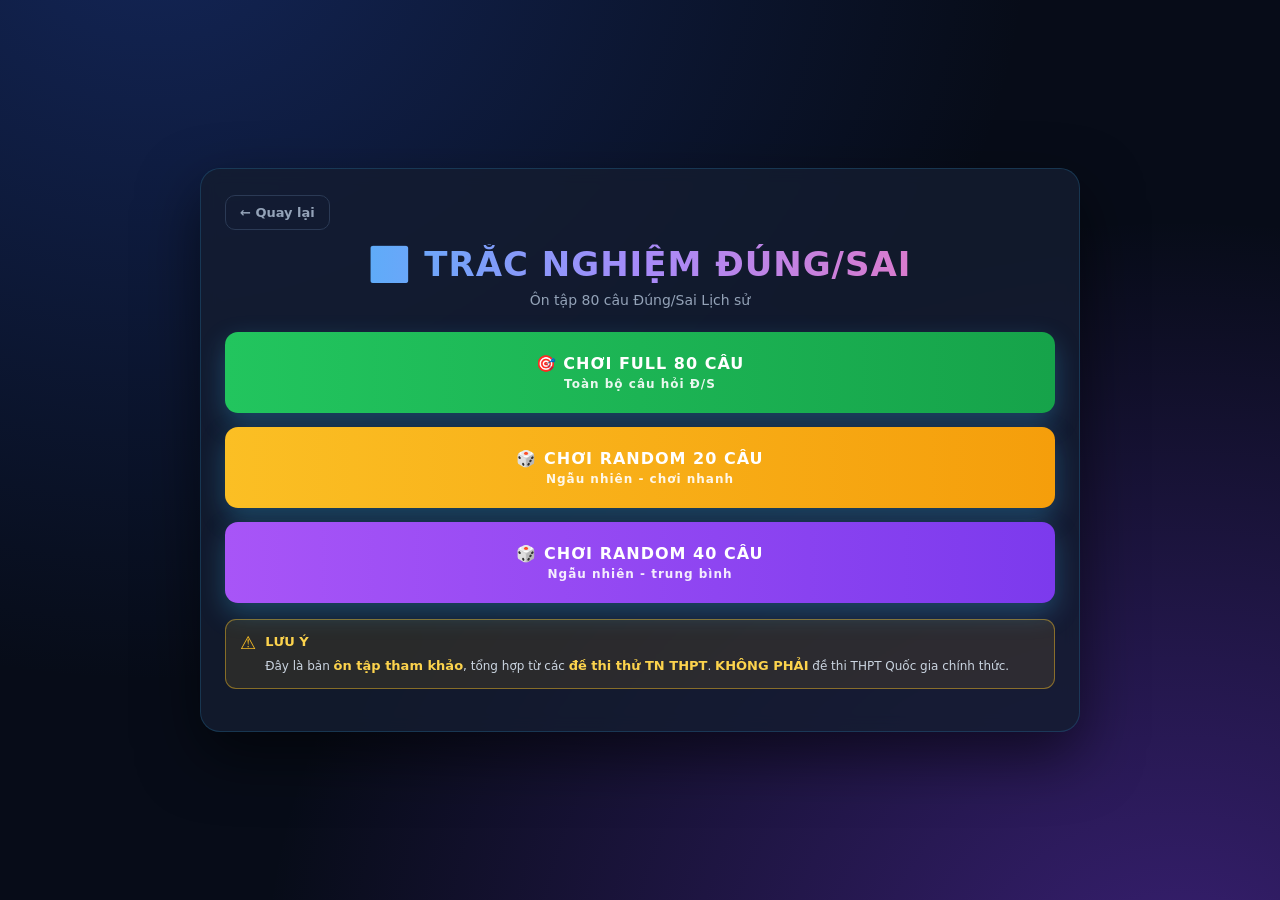
<file: menu-ds.html>
<!DOCTYPE html>
<html lang="vi">
<head>
<meta charset="UTF-8">
<meta name="viewport" content="width=device-width, initial-scale=1">
<title>Trắc nghiệm Đúng/Sai</title>
<link rel="stylesheet" href="style.css">
</head>
<body>
<div class="app">
  <div class="card">
    <a href="game.html?mon=lich-su" class="btn-back">← Quay lại</a>
    <h1>✅ TRẮC NGHIỆM ĐÚNG/SAI</h1>
    <p class="sub">Ôn tập 80 câu Đúng/Sai Lịch sử</p>

    <div style="display:grid;gap:14px;margin-top:14px">
      <a class="btn-primary" href="game-ds.html?mode=full"
         style="background:linear-gradient(90deg,#22c55e,#16a34a);padding:22px 16px;text-decoration:none;display:block;text-align:center;color:#fff;font-weight:800;border-radius:13px;font-size:16px;letter-spacing:1px">
        🎯 CHƠI FULL 80 CÂU
        <small style="display:block;font-size:12px;font-weight:600;opacity:.9;margin-top:4px">Toàn bộ câu hỏi Đ/S</small>
      </a>

      <a class="btn-primary" href="game-ds.html?mode=random20"
         style="background:linear-gradient(90deg,#fbbf24,#f59e0b);padding:22px 16px;text-decoration:none;display:block;text-align:center;color:#fff;font-weight:800;border-radius:13px;font-size:16px;letter-spacing:1px">
        🎲 CHƠI RANDOM 20 CÂU
        <small style="display:block;font-size:12px;font-weight:600;opacity:.9;margin-top:4px">Ngẫu nhiên - chơi nhanh</small>
      </a>

      <a class="btn-primary" href="game-ds.html?mode=random40"
         style="background:linear-gradient(90deg,#a855f7,#7c3aed);padding:22px 16px;text-decoration:none;display:block;text-align:center;color:#fff;font-weight:800;border-radius:13px;font-size:16px;letter-spacing:1px">
        🎲 CHƠI RANDOM 40 CÂU
        <small style="display:block;font-size:12px;font-weight:600;opacity:.9;margin-top:4px">Ngẫu nhiên - trung bình</small>
      </a>
    </div>

    <div class="warning-note" style="margin-top:16px">
      <span class="wn-icon">⚠️</span>
      <div>
        <b>LƯU Ý</b>
        <span class="wn-text">Đây là bản <b style="display:inline;color:#fcd34d">ôn tập tham khảo</b>, tổng hợp từ các <b style="display:inline;color:#fcd34d">đề thi thử TN THPT</b>. <b style="display:inline;color:#fcd34d">KHÔNG PHẢI</b> đề thi THPT Quốc gia chính thức.</span>
      </div>
    </div>
  </div>
</div>
</body>
</html>
</file>
<file: style.css>
/* ========================================
   RESET & BASE
   ======================================== */
*{margin:0;padding:0;box-sizing:border-box}
html,body{height:100%}
body{
  font-family:'Segoe UI',system-ui,Arial,sans-serif;
  background:#070c18;
  background-image:radial-gradient(ellipse at 12% -10%,rgba(29,58,138,.55),transparent 55%),radial-gradient(ellipse at 92% 110%,rgba(124,58,237,.42),transparent 55%);
  background-attachment:fixed;
  min-height:100vh;color:#e2e8f0;padding:16px;
  display:flex;justify-content:center;align-items:flex-start;
  -webkit-tap-highlight-color:transparent;
}
.app{width:100%;max-width:880px;margin:auto}

/* ========================================
   TRANG CHỦ
   ======================================== */
.home-header{text-align:center;padding:20px 0 26px}
.home-header h1{
  font-size:clamp(26px,6vw,38px);letter-spacing:2px;font-weight:900;
  background:linear-gradient(90deg,#38bdf8,#a78bfa,#f472b6);
  -webkit-background-clip:text;background-clip:text;color:transparent;
  margin-bottom:8px;
}
.home-sub{color:#94a3b8;font-size:14px}
.home-footer{text-align:center;color:#4a5a73;font-size:12px;margin-top:24px;padding:16px 0}

.subject-grid{
  display:grid;grid-template-columns:repeat(2,1fr);gap:14px;
}
@media(min-width:640px){.subject-grid{grid-template-columns:repeat(3,1fr)}}

.subject-card{
  display:block;text-decoration:none;color:inherit;
  padding:22px 16px;border-radius:18px;text-align:center;
  background:rgba(20,29,48,.82);
  border:1.5px solid rgba(148,163,184,.18);
  transition:.25s;cursor:pointer;position:relative;overflow:hidden;
}
.subject-card::before{
  content:"";position:absolute;inset:0;opacity:.15;transition:.25s;
}
.subject-card:hover{transform:translateY(-4px);border-color:rgba(56,189,248,.5)}
.subject-card:hover::before{opacity:.28}
.subject-card .subject-icon{font-size:46px;margin-bottom:10px;position:relative}
.subject-card .subject-name{font-size:15px;font-weight:900;letter-spacing:1.5px;position:relative}
.subject-card .subject-desc{font-size:12px;color:#94a3b8;margin-top:5px;position:relative}
.subject-card .subject-stats{
  font-size:11px;color:#38bdf8;font-weight:700;margin-top:8px;position:relative;
}
.subject-card .subject-badge{
  position:absolute;top:10px;right:10px;
  background:rgba(148,163,184,.2);color:#94a3b8;
  font-size:9.5px;font-weight:800;letter-spacing:1px;
  padding:3px 7px;border-radius:99px;
}

/* Màu riêng từng môn */
.subject-card.lich-su::before{background:radial-gradient(circle at 50% 0%,#fbbf24,transparent 70%)}
.subject-card.lich-su .subject-name{color:#fbbf24}
.subject-card.dia-ly::before{background:radial-gradient(circle at 50% 0%,#22c55e,transparent 70%)}
.subject-card.dia-ly .subject-name{color:#22c55e}
.subject-card.vat-ly::before{background:radial-gradient(circle at 50% 0%,#38bdf8,transparent 70%)}
.subject-card.vat-ly .subject-name{color:#38bdf8}
.subject-card.toan::before{background:radial-gradient(circle at 50% 0%,#a855f7,transparent 70%)}
.subject-card.toan .subject-name{color:#a855f7}
.subject-card.hoa::before{background:radial-gradient(circle at 50% 0%,#f472b6,transparent 70%)}
.subject-card.hoa .subject-name{color:#f472b6}

/* ========================================
   CARD, SCREEN, BUTTON
   ======================================== */
.screen{display:none;animation:fade .35s ease}
.screen.active{display:block}
@keyframes fade{from{opacity:0;transform:translateY(12px)}to{opacity:1;transform:none}}
.card{
  background:rgba(20,29,48,.82);
  border:1px solid rgba(56,189,248,.18);
  border-radius:20px;padding:26px 24px;
  box-shadow:0 24px 60px rgba(0,0,0,.55);
  backdrop-filter:blur(8px);
}
h1{
  font-size:clamp(22px,5vw,34px);text-align:center;letter-spacing:1px;
  background:linear-gradient(90deg,#38bdf8,#a78bfa,#f472b6);
  -webkit-background-clip:text;background-clip:text;color:transparent;
  margin-bottom:8px;font-weight:800;
}
.sub{text-align:center;color:#94a3b8;font-size:14px;margin-bottom:24px}

.field{display:block;margin-bottom:22px}
.field span{display:block;font-size:13px;color:#94a3b8;margin-bottom:8px;font-weight:600;letter-spacing:.5px}
.field input{
  width:100%;padding:14px 16px;border-radius:12px;
  background:#0d1626;border:1px solid #2b3a55;color:#e2e8f0;
  font-size:16px;font-family:inherit;outline:none;transition:.2s;
}
.field input:focus{border-color:#38bdf8;box-shadow:0 0 0 3px rgba(56,189,248,.15)}
.field input.err{border-color:#ef4444;animation:shake .4s}
@keyframes shake{0%,100%{transform:translateX(0)}25%{transform:translateX(-7px)}75%{transform:translateX(7px)}}

.label-diff{font-size:13px;color:#94a3b8;margin-bottom:10px;font-weight:600;letter-spacing:.5px}
.diff-grid{display:grid;grid-template-columns:repeat(2,1fr);gap:10px;margin-bottom:16px}
@media(max-width:520px){.diff-grid{grid-template-columns:1fr}}
.diff{
  text-align:left;padding:13px 15px;border-radius:13px;cursor:pointer;
  background:#101a2c;border:1.5px solid #26344d;color:#cbd5e1;
  transition:.18s;font-family:inherit;
}
.diff:hover{border-color:#3b82f6;transform:translateY(-2px)}
.diff.on{border-color:#38bdf8;background:rgba(56,189,248,.12);box-shadow:0 0 0 3px rgba(56,189,248,.12)}
.diff b{display:block;font-size:15px;margin-bottom:3px;color:#f1f5f9}
.diff small{font-size:11.5px;color:#8fa3bd;line-height:1.45;display:block}
.diff.on b{color:#38bdf8}
.diff.pvp{border-color:#a855f7}
.diff.pvp.on{background:rgba(168,85,247,.12);border-color:#a855f7}
.diff.pvp.on b{color:#c084fc}

.btn-primary{
  width:100%;padding:15px;border:none;border-radius:13px;cursor:pointer;
  font-size:16px;font-weight:800;letter-spacing:1px;font-family:inherit;
  background:linear-gradient(90deg,#0ea5e9,#6366f1);color:#fff;
  box-shadow:0 10px 26px rgba(56,189,248,.28);transition:.2s;
}
.btn-primary:hover{transform:translateY(-2px);box-shadow:0 14px 32px rgba(56,189,248,.4)}
.btn-primary:active{transform:scale(.98)}

.btn-online{
  width:100%;padding:15px;border:none;border-radius:13px;cursor:pointer;
  font-size:15px;font-weight:800;letter-spacing:1px;font-family:inherit;
  background:linear-gradient(90deg,#10b981,#0ea5e9);color:#fff;
  box-shadow:0 10px 26px rgba(16,185,129,.3);transition:.2s;
  margin-top:10px;
}
.btn-online:hover{transform:translateY(-2px);box-shadow:0 14px 32px rgba(16,185,129,.45)}

.btn-back{
  display:inline-flex;align-items:center;gap:6px;
  padding:9px 14px;border-radius:10px;cursor:pointer;
  background:transparent;border:1.5px solid #2b3a55;color:#94a3b8;
  font-family:inherit;font-size:13px;font-weight:700;transition:.2s;
  margin-bottom:14px;text-decoration:none;
}
.btn-back:hover{border-color:#38bdf8;color:#38bdf8}

.toggle-row{
  display:flex;align-items:center;justify-content:space-between;
  padding:13px 15px;border-radius:13px;background:#101a2c;
  border:1.5px solid #26344d;margin-bottom:22px;cursor:pointer;transition:.2s;
}
.toggle-row:hover{border-color:#f59e0b}
.toggle-row.on{border-color:#f59e0b;background:rgba(245,158,11,.08)}
.toggle-row .lbl b{font-size:14px;color:#f1f5f9;display:block}
.toggle-row .lbl small{font-size:11.5px;color:#94a3b8}
.toggle-row.on .lbl b{color:#fbbf24}
.toggle-switch{width:46px;height:26px;border-radius:99px;background:#334155;position:relative;transition:.2s;flex-shrink:0}
.toggle-switch::after{content:"";position:absolute;top:3px;left:3px;width:20px;height:20px;border-radius:50%;background:#94a3b8;transition:.2s}
.toggle-row.on .toggle-switch{background:#f59e0b}
.toggle-row.on .toggle-switch::after{left:23px;background:#fff}
/* ========================================
   QUIZ UI
   ======================================== */
.topbar{display:flex;flex-wrap:wrap;gap:10px;align-items:center;justify-content:space-between;margin-bottom:14px}
.who{display:flex;align-items:center;gap:8px;font-weight:700;font-size:14px;color:#cbd5e1;min-width:0}
.who .ava{width:32px;height:32px;border-radius:50%;flex:0 0 32px;background:linear-gradient(135deg,#0ea5e9,#8b5cf6);display:flex;align-items:center;justify-content:center;font-size:14px;color:#fff}
.who span.nm{overflow:hidden;text-overflow:ellipsis;white-space:nowrap;max-width:130px}
.stats{display:flex;gap:8px;align-items:center;flex-wrap:wrap}
.chip{background:#101a2c;border:1px solid #26344d;border-radius:10px;padding:7px 12px;font-size:13px;font-weight:700;color:#cbd5e1}
.chip b{color:#38bdf8}
.chip.streak b{color:#f59e0b}
.chip.streak.hot{border-color:#f59e0b;box-shadow:0 0 14px rgba(245,158,11,.35);animation:pulse 1s infinite alternate}
.chip.curse{border-color:#ef4444;background:rgba(239,68,68,.12)}
.chip.curse b{color:#f87171}
@keyframes pulse{from{transform:scale(1)}to{transform:scale(1.05)}}
.btn-quit{background:transparent;border:1px solid #3b4a63;color:#94a3b8;padding:7px 12px;border-radius:10px;cursor:pointer;font-size:13px;font-family:inherit;transition:.2s}
.btn-quit:hover{border-color:#ef4444;color:#ef4444}

.prog-wrap{display:flex;align-items:center;gap:10px;margin-bottom:10px}
.prog{flex:1;height:7px;background:#16233a;border-radius:99px;overflow:hidden}
.prog i{display:block;height:100%;width:0;border-radius:99px;background:linear-gradient(90deg,#0ea5e9,#8b5cf6);transition:width .35s}
.prog-txt{font-size:12px;color:#7c8ba3;font-weight:700;white-space:nowrap}

.timer-wrap{display:flex;align-items:center;gap:10px;margin-bottom:18px}
.timer-track{flex:1;height:9px;background:#16233a;border-radius:99px;overflow:hidden}
.timer-fill{display:block;height:100%;width:100%;border-radius:99px;background:linear-gradient(90deg,#22c55e,#4ade80);transition:width .1s linear,background .3s}
.timer-txt{font-size:13px;font-weight:800;color:#94a3b8;min-width:42px;text-align:right}

.pvp-board{display:grid;grid-template-columns:repeat(2,1fr);gap:8px;margin-bottom:14px;padding:10px;background:rgba(13,22,38,.85);border:1px solid #26344d;border-radius:13px}
@media(min-width:520px){.pvp-board{grid-template-columns:repeat(4,1fr)}}
.pvp-player{padding:8px;border-radius:10px;background:#101a2c;border:1.5px solid #26344d;transition:.2s;display:flex;flex-direction:column;align-items:center;gap:3px;text-align:center}
.pvp-player.me{border-color:#38bdf8;background:rgba(56,189,248,.1)}
.pvp-player.correct{border-color:#22c55e;background:rgba(34,197,94,.12)}
.pvp-player.wrong{border-color:#ef4444;background:rgba(239,68,68,.12)}
.pvp-player.frozen{opacity:.45;border-color:#38bdf8}
.pvp-player .ava{font-size:22px}
.pvp-player .nm{font-size:11px;font-weight:700;color:#cbd5e1;overflow:hidden;text-overflow:ellipsis;white-space:nowrap;max-width:100%}
.pvp-player .sc{font-size:15px;font-weight:900;color:#38bdf8}
.pvp-player.me .nm{color:#7dd3fc}

.qbox{background:rgba(13,22,38,.9);border:1px solid #26344d;border-radius:16px;padding:18px;margin-bottom:16px}
.badge{display:inline-block;font-size:11px;font-weight:800;letter-spacing:1px;padding:4px 10px;border-radius:99px;background:#1e293b;color:#7c8ba3;margin-bottom:10px}
.badge.review{background:rgba(245,158,11,.16);color:#fbbf24;border:1px solid rgba(245,158,11,.4)}
.badge.curse{background:rgba(239,68,68,.16);color:#f87171;border:1px solid rgba(239,68,68,.4)}
#qText{font-size:clamp(15px,2.6vw,17.5px);line-height:1.6;font-weight:600;color:#e8eefc}

.options{display:flex;flex-direction:column;gap:10px}
.options.locked .option{pointer-events:none}
.option{display:flex;gap:12px;align-items:flex-start;width:100%;text-align:left;padding:13px 15px;border-radius:13px;border:1.5px solid #2b3a55;background:#101a2c;color:#dbe4f3;font-size:15px;line-height:1.5;cursor:pointer;transition:.16s;font-family:inherit}
.option:hover{border-color:#38bdf8;background:#16233a;transform:translateX(4px)}
.option .letter{flex:0 0 28px;height:28px;border-radius:50%;display:flex;align-items:center;justify-content:center;background:#26344d;font-weight:800;font-size:13px;color:#a8b8d0;transition:.16s}
.option .otext{flex:1;padding-top:2px}
.option.correct{background:rgba(34,197,94,.16);border-color:#22c55e;color:#bbf7d0;animation:pop .3s}
.option.correct .letter{background:#22c55e;color:#052e16}
.option.wrong{background:rgba(239,68,68,.16);border-color:#ef4444;color:#fecaca;animation:shake .4s}
.option.wrong .letter{background:#ef4444;color:#450a0a}
.option.eliminated{opacity:.25;text-decoration:line-through;pointer-events:none}
@keyframes pop{0%{transform:scale(1)}50%{transform:scale(1.025)}100%{transform:scale(1)}}
.feedback{margin-top:14px;font-size:14.5px;font-weight:700;min-height:22px;text-align:center;letter-spacing:.3px}
.feedback.ok{color:#4ade80}
.feedback.no{color:#f87171}

.inv-bar{display:flex;gap:8px;flex-wrap:wrap;justify-content:center;padding:10px;background:rgba(13,22,38,.85);border:1px solid #26344d;border-radius:13px;margin:12px 0;min-height:60px;align-items:center}
.inv-bar .empty{color:#64748b;font-size:12.5px;font-weight:600;font-style:italic}
.item-btn{position:relative;width:52px;height:52px;border-radius:12px;border:2px solid;background:#0d1626;cursor:pointer;display:flex;align-items:center;justify-content:center;font-size:24px;transition:.2s}
.item-btn:hover{transform:scale(1.12);filter:brightness(1.3)}
.item-btn .cnt{position:absolute;top:-4px;right:-4px;background:#ef4444;color:#fff;font-size:10px;font-weight:900;width:18px;height:18px;border-radius:50%;display:flex;align-items:center;justify-content:center;border:2px solid #0d1626}
.item-btn.gold{border-color:#fbbf24;box-shadow:0 0 10px rgba(251,191,36,.5)}
.item-btn.freezeTime{border-color:#38bdf8;box-shadow:0 0 10px rgba(56,189,248,.5)}
.item-btn.double{border-color:#f472b6;box-shadow:0 0 10px rgba(244,114,182,.5)}
.item-btn.freezeBot{border-color:#22d3ee;box-shadow:0 0 10px rgba(34,211,238,.5)}
.item-btn.fifty{border-color:#a855f7;box-shadow:0 0 10px rgba(168,85,247,.5)}

/* ========================================
   SURPRISE POPUP
   ======================================== */
.surprise-popup{position:fixed;inset:0;background:rgba(0,0,0,.78);z-index:10000;display:flex;align-items:center;justify-content:center;padding:20px;animation:fade .3s}
.surprise-box{background:linear-gradient(160deg,#1a2440,#2a1a40);border:2px solid #fbbf24;border-radius:20px;padding:24px 22px;max-width:340px;width:100%;text-align:center;box-shadow:0 0 40px rgba(251,191,36,.5);animation:popIn .4s}
@keyframes popIn{from{transform:scale(.7);opacity:0}to{transform:scale(1);opacity:1}}
.surprise-box.curse{background:linear-gradient(160deg,#401a1a,#2a1a40);border-color:#ef4444;box-shadow:0 0 40px rgba(239,68,68,.5)}
.surprise-box .tag{display:inline-block;padding:4px 12px;border-radius:99px;background:rgba(251,191,36,.2);color:#fbbf24;font-size:11px;font-weight:800;letter-spacing:1.5px;margin-bottom:10px}
.surprise-box.curse .tag{background:rgba(239,68,68,.2);color:#f87171}
.surprise-box .icon{font-size:60px;margin:6px 0;display:block;animation:bounce 1s infinite alternate}
@keyframes bounce{from{transform:translateY(0)}to{transform:translateY(-8px)}}
.surprise-box h3{font-size:19px;color:#fbbf24;margin-bottom:6px}
.surprise-box.curse h3{color:#f87171}
.surprise-box p{color:#cbd5e1;font-size:14px;line-height:1.55;margin-bottom:16px}
.surprise-box .btn-claim{width:100%;padding:13px;border-radius:12px;cursor:pointer;font-family:inherit;font-size:15px;font-weight:800;background:linear-gradient(90deg,#fbbf24,#f59e0b);color:#1a1a1a;border:none}
.surprise-box.curse .btn-claim{background:linear-gradient(90deg,#ef4444,#dc2626);color:#fff}

.effect-badges{display:flex;gap:6px;flex-wrap:wrap;justify-content:center;margin-bottom:10px}
.effect-badge{padding:5px 11px;border-radius:99px;font-size:11.5px;font-weight:800;background:rgba(56,189,248,.15);border:1px solid #38bdf8;color:#7dd3fc}
.effect-badge.curse{background:rgba(239,68,68,.15);border-color:#ef4444;color:#f87171}

/* ========================================
   END SCREEN
   ======================================== */
.end-title{text-align:center;font-size:26px;font-weight:800;margin-bottom:6px;background:linear-gradient(90deg,#38bdf8,#a78bfa);-webkit-background-clip:text;background-clip:text;color:transparent}
.end-name{text-align:center;color:#94a3b8;font-size:15px;margin-bottom:22px}
.score-big{text-align:center;font-size:clamp(40px,10vw,64px);font-weight:900;line-height:1;background:linear-gradient(90deg,#fbbf24,#f472b6);-webkit-background-clip:text;background-clip:text;color:transparent;margin-bottom:4px}
.score-lbl{text-align:center;font-size:13px;color:#7c8ba3;letter-spacing:2px;font-weight:700;margin-bottom:22px}
.stat-grid{display:grid;grid-template-columns:repeat(4,1fr);gap:10px;margin-bottom:22px}
@media(max-width:520px){.stat-grid{grid-template-columns:repeat(2,1fr)}}
.stat{background:#101a2c;border:1px solid #26344d;border-radius:13px;padding:13px 8px;text-align:center}
.stat b{display:block;font-size:20px;margin-bottom:3px;color:#38bdf8}
.stat.g b{color:#4ade80}.stat.r b{color:#f87171}.stat.y b{color:#fbbf24}
.stat small{font-size:11.5px;color:#7c8ba3;font-weight:600}
.wrong-list{max-height:280px;overflow-y:auto;margin-bottom:22px;padding-right:4px}
.wrong-list h3{font-size:14px;color:#f87171;margin-bottom:10px;letter-spacing:.5px}
.wrong-item{background:#101a2c;border-left:3px solid #ef4444;border-radius:9px;padding:11px 13px;margin-bottom:9px;font-size:13.5px;line-height:1.55}
.wrong-item .q{color:#cbd5e1;font-weight:600;margin-bottom:6px}
.wrong-item .a{color:#4ade80;font-size:13px}
.wrong-item .a b{color:#22c55e}
.btn-row{display:flex;gap:10px}
.btn-ghost{flex:1;padding:14px;border-radius:13px;cursor:pointer;font-family:inherit;font-size:15px;font-weight:700;background:transparent;color:#cbd5e1;border:1.5px solid #2b3a55;transition:.2s}
.btn-ghost:hover{border-color:#38bdf8;color:#38bdf8}
.foot{text-align:center;font-size:11.5px;color:#4a5a73;margin-top:16px}

/* ========================================
   ONLINE MODE
   ======================================== */
.mode-row{display:grid;grid-template-columns:1fr 1fr;gap:10px;margin-bottom:16px}
@media(max-width:520px){.mode-row{grid-template-columns:1fr}}
.btn-mode{padding:14px 12px;border-radius:13px;cursor:pointer;font-family:inherit;font-size:14px;font-weight:800;letter-spacing:.5px;background:linear-gradient(135deg,#1e293b,#334155);border:1.5px solid #3b82f6;color:#e2e8f0;transition:.2s}
.btn-mode:hover{transform:translateY(-2px);border-color:#38bdf8}
.btn-mode.on{background:linear-gradient(135deg,#0ea5e9,#6366f1);border-color:#38bdf8}
.btn-mode small{display:block;font-size:10.5px;color:#94a3b8;margin-top:3px;font-weight:600}
.btn-mode.on small{color:#dbeafe}

.room-code{font-size:clamp(40px,12vw,58px);font-weight:900;letter-spacing:8px;text-align:center;padding:16px;border-radius:14px;background:#0d1626;border:2px dashed #38bdf8;margin:16px 0;font-family:monospace;background:linear-gradient(90deg,#0ea5e9,#a78bfa);-webkit-background-clip:text;background-clip:text;color:transparent}
.input-code{width:100%;padding:16px;border-radius:12px;text-align:center;font-size:28px;font-weight:900;letter-spacing:10px;font-family:monospace;background:#0d1626;border:2px solid #2b3a55;color:#38bdf8;outline:none;text-transform:uppercase;transition:.2s}
.input-code:focus{border-color:#38bdf8;box-shadow:0 0 0 3px rgba(56,189,248,.2)}
.waiting{display:flex;align-items:center;justify-content:center;gap:6px;color:#94a3b8;font-size:14px;font-weight:600;margin-top:12px}
.waiting i{width:8px;height:8px;border-radius:50%;background:#38bdf8;animation:bounceDot 1.4s infinite ease-in-out both}
.waiting i:nth-child(2){animation-delay:.2s}
.waiting i:nth-child(3){animation-delay:.4s}
@keyframes bounceDot{0%,80%,100%{transform:scale(0);opacity:.5}40%{transform:scale(1);opacity:1}}

.online-player-list{display:flex;flex-direction:column;gap:8px;margin:14px 0;max-height:320px;overflow-y:auto}
.online-player-item{display:flex;align-items:center;gap:10px;padding:10px 13px;background:#101a2c;border:1.5px solid #26344d;border-radius:11px;transition:.2s}
.online-player-item.me{border-color:#38bdf8;background:rgba(56,189,248,.08)}
.online-player-item.ready{border-color:#22c55e;background:rgba(34,197,94,.08)}
.online-player-item.host{border-color:#fbbf24}
.online-player-ava{width:34px;height:34px;border-radius:50%;flex:0 0 34px;background:linear-gradient(135deg,#0ea5e9,#8b5cf6);display:flex;align-items:center;justify-content:center;font-size:15px;color:#fff;font-weight:800}
.online-player-info{flex:1;min-width:0}
.online-player-name{font-weight:700;font-size:14px;color:#e2e8f0;overflow:hidden;text-overflow:ellipsis;white-space:nowrap}
.online-player-tags{font-size:10.5px;font-weight:700;letter-spacing:.5px;margin-top:2px}
.online-player-tags .tg{display:inline-block;padding:1px 6px;border-radius:6px;margin-right:4px}
.tg.host{background:rgba(251,191,36,.15);color:#fbbf24}
.tg.ready{background:rgba(34,197,94,.15);color:#4ade80}
.tg.wait{background:rgba(148,163,184,.15);color:#94a3b8}
.online-player-score{font-weight:900;color:#38bdf8;font-size:15px}

.btn-ready{width:100%;padding:14px;border-radius:13px;cursor:pointer;font-family:inherit;font-size:15px;font-weight:800;border:none;color:#fff;background:linear-gradient(90deg,#22c55e,#16a34a);transition:.2s;margin-top:14px}
.btn-ready.off{background:linear-gradient(90deg,#475569,#334155)}
.btn-ready:hover{transform:translateY(-2px)}
.btn-ready:disabled{opacity:.5;cursor:not-allowed;transform:none}
/* ===== CẢNH BÁO GAME FULL ===== */
.warning-note{
  padding:12px 14px;
  border-radius:11px;
  background:rgba(251,191,36,.1);
  border:1.5px solid rgba(251,191,36,.45);
  color:#fbbf24;
  font-size:12.5px;
  line-height:1.55;
  margin-bottom:16px;
  display:flex;
  gap:9px;
  align-items:flex-start;
}
.warning-note .wn-icon{
  font-size:18px;
  flex-shrink:0;
  line-height:1.2;
}
.warning-note b{
  color:#fcd34d;
  display:block;
  margin-bottom:3px;
  font-size:13px;
}
.warning-note .wn-text{
  color:#cbd5e1;
  font-size:12px;
}
/* ===== GAME ĐÚNG/SAI ===== */
.ds-doc{
  background:rgba(13,22,38,.9);
  border:1.5px solid #26344d;
  border-radius:14px;
  padding:16px;
  margin-bottom:14px;
}
.ds-doc .doc-label{
  display:inline-block;
  font-size:11px;font-weight:800;letter-spacing:1px;
  background:rgba(168,85,247,.15);color:#c084fc;
  padding:4px 10px;border-radius:99px;margin-bottom:10px;
}
.ds-doc .doc-text{
  font-size:14px;line-height:1.7;color:#e8eefc;
  font-style:italic;margin-bottom:10px;
}
.ds-doc .doc-source{
  font-size:11.5px;color:#94a3b8;text-align:right;
  border-top:1px dashed rgba(148,163,184,.2);
  padding-top:8px;margin-top:8px;
}
.ds-question-title{
  font-size:13px;font-weight:800;color:#fbbf24;
  margin:14px 0 10px;letter-spacing:.5px;
}
.ds-statement{
  background:#101a2c;
  border:1.5px solid #26344d;
  border-radius:12px;
  padding:12px 14px;
  margin-bottom:10px;
  transition:.2s;
}
.ds-statement.correct{border-color:#22c55e;background:rgba(34,197,94,.08)}
.ds-statement.wrong{border-color:#ef4444;background:rgba(239,68,68,.08)}
.ds-statement.locked{pointer-events:none;opacity:.85}
.ds-statement .st-text{
  font-size:13.5px;line-height:1.55;color:#dbe4f3;margin-bottom:10px;
}
.ds-statement .st-text .st-letter{font-weight:900;color:#fbbf24;margin-right:6px}
.ds-statement .st-buttons{display:flex;gap:8px}
.ds-btn{
  flex:1;padding:9px 12px;border-radius:9px;
  font-family:inherit;font-size:13px;font-weight:800;
  cursor:pointer;border:1.5px solid;
  transition:.18s;background:transparent;
}
.ds-btn.dung{border-color:#22c55e;color:#4ade80}
.ds-btn.dung:hover{background:rgba(34,197,94,.15)}
.ds-btn.sai{border-color:#ef4444;color:#f87171}
.ds-btn.sai:hover{background:rgba(239,68,68,.15)}
.ds-btn.selected-dung{background:rgba(34,197,94,.25);color:#fff;border-color:#22c55e}
.ds-btn.selected-sai{background:rgba(239,68,68,.25);color:#fff;border-color:#ef4444}
.ds-btn.correct-ans{background:rgba(34,197,94,.3);color:#bbf7d0;border-color:#22c55e}
.ds-btn.wrong-ans{background:rgba(239,68,68,.3);color:#fecaca;border-color:#ef4444}
.ds-btn:disabled{cursor:not-allowed;opacity:.6}
.ds-feedback{
  text-align:center;padding:12px;border-radius:10px;
  font-weight:800;font-size:14px;margin-top:12px;display:none;
}
.ds-feedback.show{display:block}
.ds-feedback.ok{background:rgba(34,197,94,.12);border:1.5px solid #22c55e;color:#4ade80}
.ds-feedback.no{background:rgba(239,68,68,.12);border:1.5px solid #ef4444;color:#f87171}
/* ===== MENU HÓA HỌC ===== */
.hoa-warning{
  padding:12px 14px;
  border-radius:11px;
  background:rgba(251,191,36,.1);
  border:1.5px solid rgba(251,191,36,.45);
  color:#fbbf24;
  font-size:12.5px;
  line-height:1.5;
  margin-bottom:16px;
  display:flex;
  gap:8px;
  align-items:center;
}
.hoa-warning .icon{font-size:18px;flex-shrink:0}

.hoa-main-box{
  padding:24px 18px;
  border-radius:16px;
  background:linear-gradient(135deg,#1a2440,#2a1a40);
  border:2px solid #38bdf8;
  text-align:center;
  cursor:pointer;
  transition:.25s;
  margin-bottom:12px;
  box-shadow:0 8px 24px rgba(56,189,248,.25);
}
.hoa-main-box:hover{transform:translateY(-3px);box-shadow:0 12px 32px rgba(56,189,248,.4)}
.hoa-main-box .big-icon{font-size:44px;display:block;margin-bottom:8px}
.hoa-main-box .big-name{font-size:17px;font-weight:900;color:#38bdf8;letter-spacing:1.5px;margin-bottom:4px}
.hoa-main-box .big-desc{font-size:12.5px;color:#94a3b8}

.hoa-submenu{
  display:none;
  gap:10px;
  margin-bottom:12px;
  animation:fade .3s;
}
.hoa-submenu.show{display:grid}
.hoa-submenu .row-2{display:grid;grid-template-columns:1fr 1fr;gap:10px}
.hoa-sub-btn{
  display:block;
  padding:18px 14px;
  border-radius:13px;
  text-decoration:none;
  text-align:center;
  color:#fff;
  font-weight:800;
  font-size:14px;
  letter-spacing:.5px;
  border:none;
  cursor:pointer;
  font-family:inherit;
  transition:.2s;
}
.hoa-sub-btn:hover{transform:translateY(-2px)}
.hoa-sub-btn small{display:block;font-size:11px;opacity:.9;margin-top:3px;font-weight:600}
.hoa-sub-btn.bot{background:linear-gradient(90deg,#0ea5e9,#6366f1)}
.hoa-sub-btn.online{background:linear-gradient(90deg,#10b981,#0ea5e9)}
.hoa-sub-btn.mix{background:linear-gradient(90deg,#f472b6,#dc2626)}
</file>
<file: items.css>
/* ===== TÚI ĐỒ (3 Ô) ===== */
.inv-bar{
  display:flex;gap:10px;justify-content:center;align-items:center;
  padding:12px;background:rgba(13,22,38,.85);
  border:1.5px solid #26344d;border-radius:14px;
  margin:12px 0;
}
.inv-bar .empty{
  color:#64748b;font-size:12.5px;font-weight:600;font-style:italic;
}
.inv-slot{
  position:relative;width:56px;height:56px;border-radius:12px;
  border:2px dashed #2b3a55;background:rgba(13,22,38,.5);
  display:flex;align-items:center;justify-content:center;
  transition:.2s;
}
.inv-slot.filled{border-style:solid;cursor:pointer}
.inv-slot.filled:hover{transform:scale(1.08);filter:brightness(1.2)}
.inv-slot .icon{font-size:26px}
.inv-slot .cnt{
  position:absolute;top:-4px;right:-4px;
  background:#ef4444;color:#fff;font-size:10px;font-weight:900;
  width:18px;height:18px;border-radius:50%;
  display:flex;align-items:center;justify-content:center;
  border:2px solid #0d1626;
}
/* Màu viền theo item */
.inv-slot[data-item="gold"]{border-color:#fbbf24;box-shadow:0 0 10px rgba(251,191,36,.5)}
.inv-slot[data-item="freezeTime"]{border-color:#38bdf8;box-shadow:0 0 10px rgba(56,189,248,.5)}
.inv-slot[data-item="double"]{border-color:#f472b6;box-shadow:0 0 10px rgba(244,114,182,.5)}
.inv-slot[data-item="fifty"]{border-color:#a855f7;box-shadow:0 0 10px rgba(168,85,247,.5)}
.inv-slot[data-item="shield"]{border-color:#0ea5e9;box-shadow:0 0 10px rgba(14,165,233,.5)}
.inv-slot[data-item="mirror"]{border-color:#c084fc;box-shadow:0 0 10px rgba(192,132,252,.5)}
.inv-slot[data-item="freezeBot"]{border-color:#22d3ee;box-shadow:0 0 10px rgba(34,211,238,.5)}
.inv-slot[data-item="fireball"]{border-color:#f97316;box-shadow:0 0 10px rgba(249,115,22,.5)}
.inv-slot[data-item="lightning"]{border-color:#facc15;box-shadow:0 0 10px rgba(250,204,21,.5)}
.inv-slot[data-item="nuke"]{border-color:#dc2626;box-shadow:0 0 10px rgba(220,38,38,.5)}
.inv-slot[data-item="peace"]{border-color:#4ade80;box-shadow:0 0 10px rgba(74,222,128,.5)}
.inv-slot[data-item="spear"]{border-color:#94a3b8;box-shadow:0 0 10px rgba(148,163,184,.5)}
.inv-slot[data-item="magicHand"]{border-color:#f472b6;box-shadow:0 0 10px rgba(244,114,182,.5)}

/* ===== STATUS BADGE TRÊN ĐẦU ===== */
.pvp-player{position:relative}
.status-badges{
  position:absolute;top:-8px;right:-6px;
  display:flex;gap:3px;z-index:5;
}
.status-badge{
  width:26px;height:26px;border-radius:50%;background:#0d1626;
  border:2px solid;display:flex;align-items:center;justify-content:center;
  font-size:12px;font-weight:900;color:#fff;
  box-shadow:0 2px 6px rgba(0,0,0,.4);
}
.status-badge.shield{border-color:#0ea5e9;background:rgba(14,165,233,.4)}
.status-badge.mirror{border-color:#c084fc;background:rgba(192,132,252,.4)}
.status-badge.fire{border-color:#f97316;background:rgba(249,115,22,.4)}
.status-badge.radio{border-color:#facc15;background:rgba(250,204,21,.4)}
.status-badge.peace{border-color:#4ade80;background:rgba(74,222,128,.4)}
.status-badge.frozen{border-color:#22d3ee;background:rgba(34,211,238,.5)}
.status-badge .cd{font-size:10px;color:#fff}

/* ===== POPUP NHẬN ITEM ===== */
.item-popup{
  position:fixed;inset:0;background:rgba(0,0,0,.8);z-index:10000;
  display:flex;align-items:center;justify-content:center;padding:20px;
  animation:fade .3s;
}
.item-box{
  background:linear-gradient(160deg,#1a2440,#2a1a40);
  border:2px solid #fbbf24;border-radius:20px;
  padding:24px 22px;max-width:340px;width:100%;text-align:center;
  box-shadow:0 0 40px rgba(251,191,36,.5);animation:popIn .4s;
}
@keyframes popIn{from{transform:scale(.7);opacity:0}to{transform:scale(1);opacity:1}}
@keyframes fade{from{opacity:0}to{opacity:1}}
.item-box .tag{
  display:inline-block;padding:4px 12px;border-radius:99px;
  background:rgba(251,191,36,.2);color:#fbbf24;
  font-size:11px;font-weight:800;letter-spacing:1.5px;margin-bottom:10px;
}
.item-box .icon{font-size:60px;margin:6px 0;display:block;animation:bounce 1s infinite alternate}
@keyframes bounce{from{transform:translateY(0)}to{transform:translateY(-8px)}}
.item-box h3{font-size:19px;color:#fbbf24;margin-bottom:6px}
.item-box p{color:#cbd5e1;font-size:14px;line-height:1.55;margin-bottom:16px}
.item-box .btn-claim{
  width:100%;padding:13px;border-radius:12px;cursor:pointer;
  font-family:inherit;font-size:15px;font-weight:800;
  background:linear-gradient(90deg,#fbbf24,#f59e0b);color:#1a1a1a;border:none;
}

/* ===== MODAL CHỌN MỤC TIÊU ===== */
.target-modal{
  position:fixed;inset:0;background:rgba(0,0,0,.85);z-index:10001;
  display:flex;align-items:center;justify-content:center;padding:20px;
}
.target-box{
  background:#141d30;border:1.5px solid #38bdf8;border-radius:16px;
  padding:20px;max-width:400px;width:100%;max-height:80vh;overflow-y:auto;
}
.target-box h3{font-size:16px;color:#38bdf8;margin-bottom:14px;text-align:center}
.target-btn{
  width:100%;padding:12px;border-radius:10px;margin-bottom:8px;
  background:#101a2c;border:1.5px solid #2b3a55;color:#e2e8f0;
  cursor:pointer;font-family:inherit;font-size:14px;font-weight:700;
  display:flex;justify-content:space-between;align-items:center;transition:.2s;
}
.target-btn:hover{border-color:#38bdf8;background:#16233a}
.target-btn .sc{color:#38bdf8;font-weight:900}
.target-close{
  width:100%;padding:11px;border-radius:10px;margin-top:6px;
  background:transparent;border:1px solid #475569;color:#94a3b8;
  cursor:pointer;font-family:inherit;font-size:13px;font-weight:700;
}

/* ===== NOTE ITEM ===== */
.item-note{
  position:fixed;inset:0;background:rgba(0,0,0,.85);z-index:10002;
  display:flex;align-items:center;justify-content:center;padding:20px;
}
.note-box{
  background:#141d30;border:1.5px solid #fbbf24;border-radius:16px;
  padding:20px;max-width:440px;width:100%;max-height:85vh;overflow-y:auto;
}
.note-box h3{font-size:17px;color:#fbbf24;margin-bottom:14px;text-align:center}
.note-item{
  display:flex;gap:10px;padding:10px 12px;
  background:#101a2c;border-radius:10px;margin-bottom:8px;
}
.note-item .ic{font-size:22px;flex-shrink:0}
.note-item .info{flex:1}
.note-item .nm{font-size:13px;font-weight:800;color:#e2e8f0;margin-bottom:3px}
.note-item .ds{font-size:11.5px;color:#94a3b8;line-height:1.5}

/* ===== TOAST THÔNG BÁO ===== */
.toast{
  position:fixed;top:20px;left:50%;transform:translateX(-50%);
  background:rgba(20,29,48,.95);border:1.5px solid #38bdf8;
  border-radius:12px;padding:12px 18px;z-index:10003;
  font-size:13.5px;font-weight:700;color:#e2e8f0;
  box-shadow:0 8px 24px rgba(56,189,248,.35);
  animation:toastIn .3s;
  max-width:90vw;text-align:center;
  white-space:pre-line;
}
.toast.warn{border-color:#f59e0b;color:#fbbf24;box-shadow:0 8px 24px rgba(245,158,11,.4)}
.toast.danger{border-color:#ef4444;color:#fca5a5;box-shadow:0 8px 24px rgba(239,68,68,.4)}
.toast.success{border-color:#22c55e;color:#bbf7d0;box-shadow:0 8px 24px rgba(34,197,94,.4)}
.toast.info{border-color:#a855f7;color:#d8b4fe;box-shadow:0 8px 24px rgba(168,85,247,.4)}
@keyframes toastIn{from{transform:translate(-50%,-30px);opacity:0}to{transform:translate(-50%,0);opacity:1}}

/* ===== OVERLAY ĐÓNG BĂNG ===== */
.freeze-overlay{
  position:fixed;inset:0;background:rgba(34,211,238,.25);
  z-index:9999;display:flex;align-items:center;justify-content:center;
  pointer-events:all;cursor:not-allowed;
  backdrop-filter:blur(2px);
}
.freeze-overlay .fr-box{
  background:rgba(13,22,38,.95);border:2px solid #22d3ee;
  border-radius:20px;padding:30px;text-align:center;
  box-shadow:0 0 40px rgba(34,211,238,.6);
  animation:pulse 1s infinite alternate;
}
.freeze-overlay .fr-icon{font-size:60px;display:block;margin-bottom:10px}
.freeze-overlay h3{font-size:18px;color:#22d3ee;margin-bottom:8px}
.freeze-overlay .cd{font-size:32px;font-weight:900;color:#fff}
</file>
